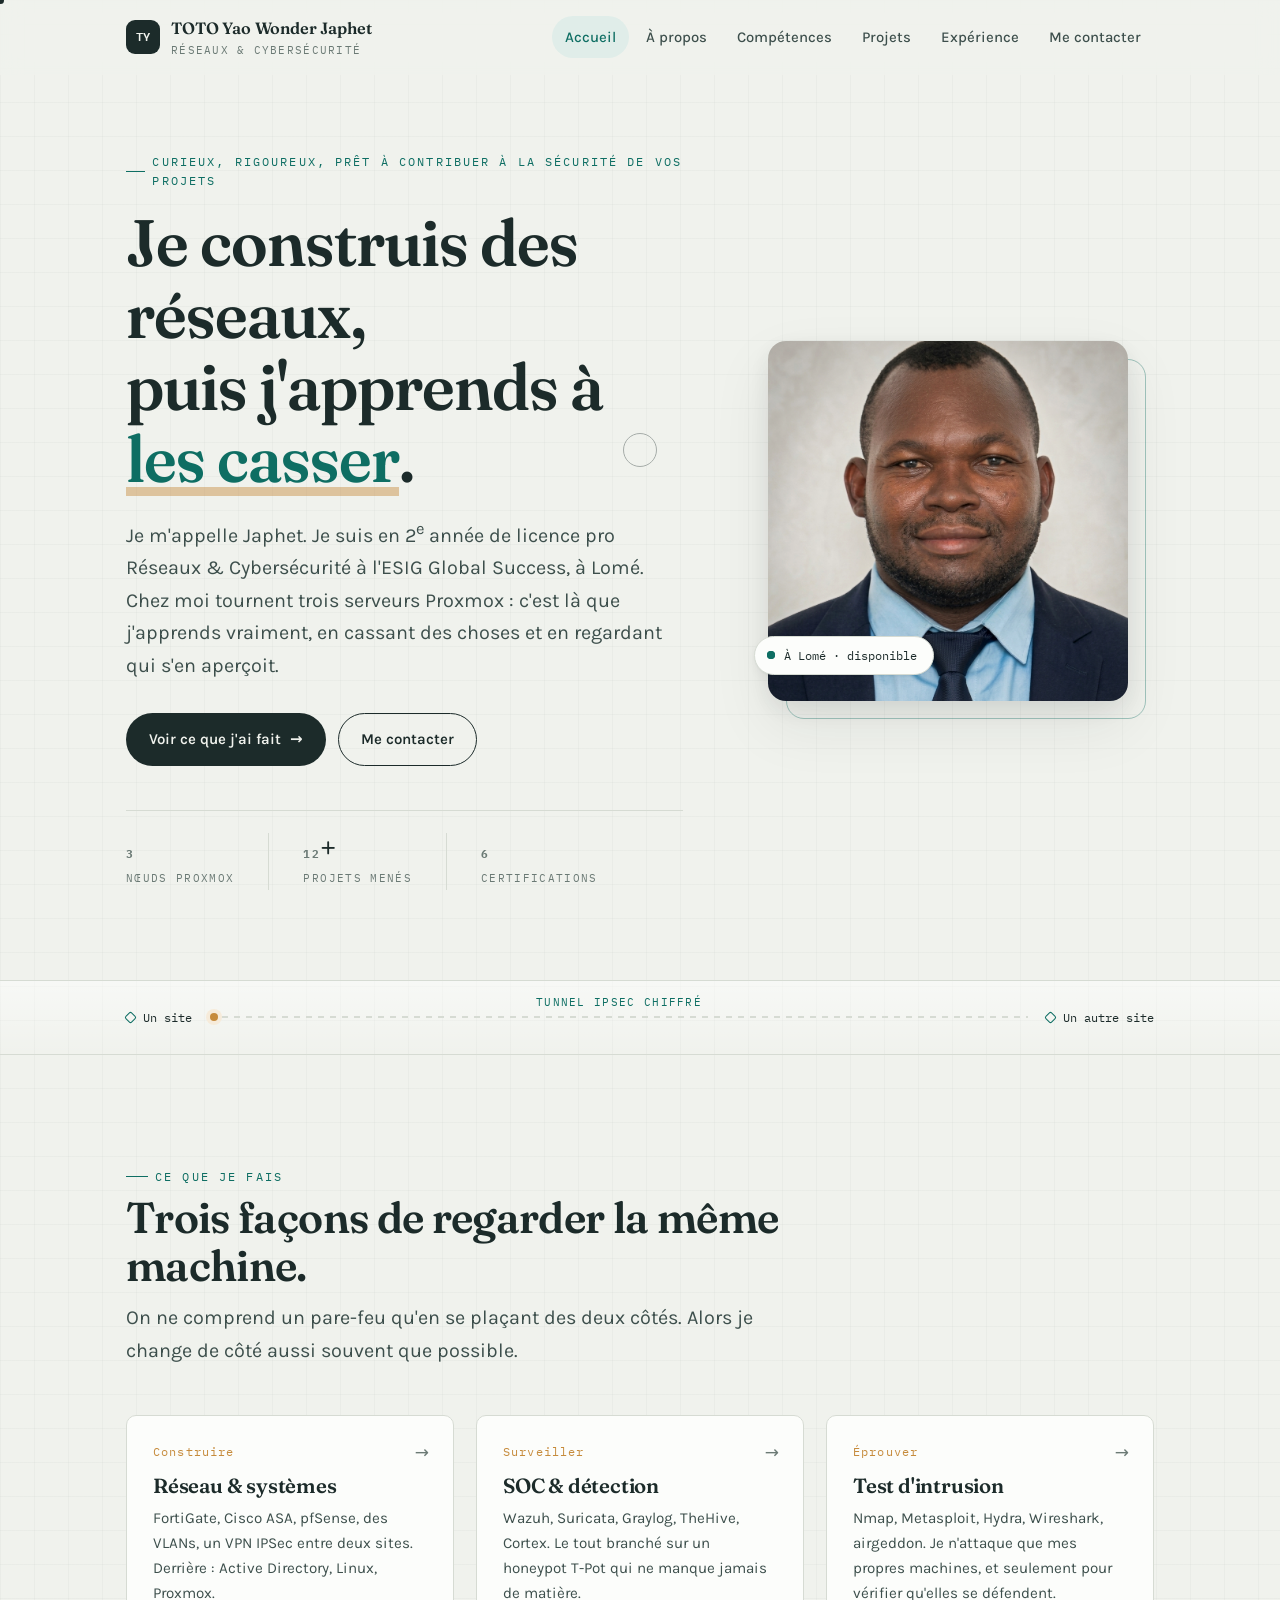
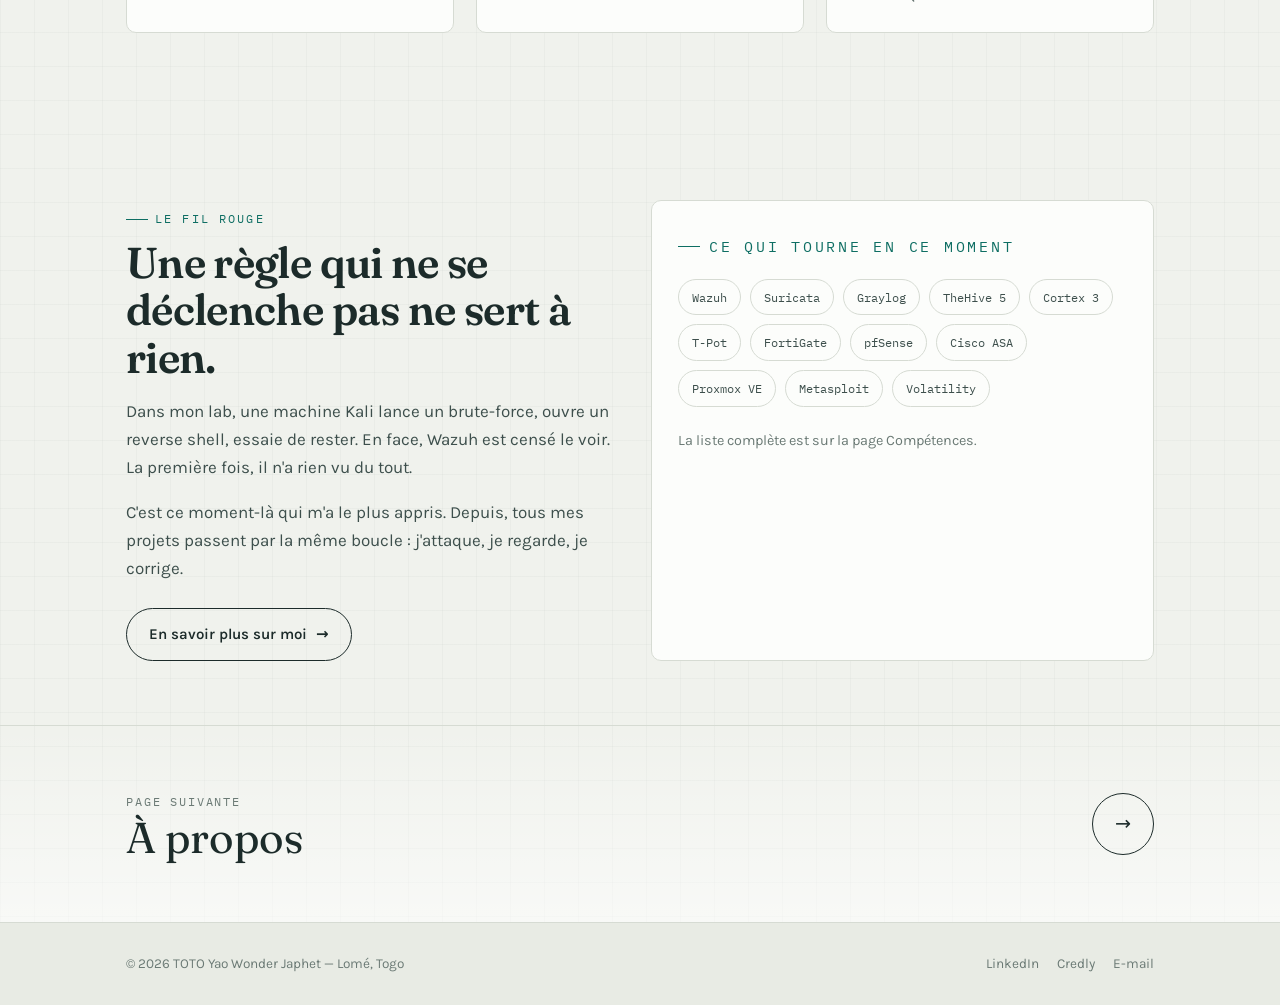
<file: index.html>
<!DOCTYPE html>
<html lang="fr">
<head>
<meta charset="utf-8">
<meta name="viewport" content="width=device-width, initial-scale=1">
<title>TOTO Yao Wonder Japhet — Réseaux &amp; Cybersécurité</title>
<meta name="description" content="Curieux et rigoureux, prêt à contribuer à la sécurité de vos projets. Étudiant en licence pro Réseaux &amp; Cybersécurité à Lomé, avec un homelab Proxmox, SOC, firewalls et tests d'intrusion.">
<link rel="preconnect" href="https://fonts.googleapis.com">
<link rel="preconnect" href="https://fonts.gstatic.com" crossorigin>
<link href="https://fonts.googleapis.com/css2?family=Fraunces:opsz,wght@9..144,500;9..144,600;9..144,700&family=Karla:wght@400;500;600;700&family=IBM+Plex+Mono:wght@400;500&display=swap" rel="stylesheet">
<link rel="icon" href="data:image/svg+xml,<svg xmlns='http://www.w3.org/2000/svg' viewBox='0 0 32 32'><rect width='32' height='32' rx='8' fill='%231C2B2A'/><text x='16' y='21' font-family='monospace' font-size='13' font-weight='700' fill='%23F0F2ED' text-anchor='middle'>TY</text></svg>">
<meta property="og:type" content="website">
<meta property="og:title" content="TOTO Yao Wonder Japhet — Réseaux &amp; Cybersécurité">
<meta property="og:description" content="Curieux et rigoureux, prêt à contribuer à la sécurité de vos projets. Étudiant en licence pro Réseaux &amp; Cybersécurité à Lomé, avec un homelab Proxmox, SOC, firewalls et tests d'intrusion.">
<meta property="og:locale" content="fr_FR">
<link rel="stylesheet" href="assets/css/style.css">
</head>
<body>
<div class="progress" aria-hidden="true"></div>

<div class="cursor" aria-hidden="true"><span class="cursor__dot"></span><span class="cursor__ring"></span></div>

<a class="float-avatar" data-cursor="Accueil" href="index.html" aria-label="Revenir à l'accueil">
  <img src="assets/img/photo.png" alt="TOTO Yao Wonder Japhet" width="140" height="140">
  <span class="float-avatar__tip" aria-hidden="true">Japhet</span>
</a>
<a class="skip" href="#main">Aller au contenu</a>

<header class="site-header">
  <div class="wrap">
    <nav class="nav" aria-label="Navigation principale">
      <a class="brand" href="index.html">
        <span class="brand__mark" aria-hidden="true">TY</span>
        <span>TOTO Yao Wonder Japhet<span class="brand__sub">Réseaux &amp; Cybersécurité</span></span>
      </a>
      <button class="nav__toggle" aria-expanded="false" aria-controls="menu" aria-label="Ouvrir le menu"><span></span></button>
      <ul class="nav__links" id="menu">
        <li><a href="index.html">Accueil</a></li>
        <li><a href="apropos.html">À propos</a></li>
        <li><a href="competences.html">Compétences</a></li>
        <li><a href="projets.html">Projets</a></li>
        <li><a href="experience.html">Expérience</a></li>
        <li><a href="contact.html">Me contacter</a></li>
      </ul>
    </nav>
  </div>
</header>

<main id="main">

  <section class="hero">
    <div class="wrap hero__grid">
      <div>
        <p class="eyebrow rise">Curieux, rigoureux, prêt à contribuer à la sécurité de vos projets</p>
        <h1 class="rise" style="animation-delay:.12s">Je construis des réseaux,<br>puis j'apprends à <em>les casser</em>.</h1>
        <p class="lead rise" style="animation-delay:.24s">
          Je m'appelle Japhet. Je suis en 2<sup>e</sup> année de licence pro Réseaux &amp; Cybersécurité à l'ESIG Global Success, à Lomé.
          Chez moi tournent trois serveurs Proxmox : c'est là que j'apprends vraiment, en cassant des choses et en regardant qui s'en aperçoit.
        </p>
        <div class="hero__actions rise" style="animation-delay:.34s">
          <a class="btn" href="projets.html">Voir ce que j'ai fait <span class="btn__arrow" aria-hidden="true">→</span></a>
          <a class="btn btn--ghost" href="contact.html">Me contacter</a>
        </div>
        <div class="hero__stats rise" style="animation-delay:.44s">
          <div><b><span data-count="3">3</span></b><span>nœuds Proxmox</span></div>
          <div><b><span data-count="12">12</span>+</b><span>projets menés</span></div>
          <div><b><span data-count="6">6</span></b><span>certifications</span></div>
        </div>
      </div>

      <div class="portrait rise" style="animation-delay:.2s" data-cursor="Japhet">
        <div class="portrait__frame" aria-hidden="true"></div>
        <div class="portrait__img">
          <img src="assets/img/photo.png" alt="Portrait de TOTO Yao Wonder Japhet" width="900" height="900">
        </div>
        <div class="portrait__badge"><span class="dot" aria-hidden="true"></span> À Lomé · disponible</div>
      </div>
    </div>
  </section>

  <div class="link-strip">
    <div class="wrap link-strip__inner">
      <span class="node"><i aria-hidden="true"></i> Un site</span>
      <span class="tunnel" aria-hidden="true"><span class="tunnel__label">tunnel IPSec chiffré</span></span>
      <span class="node"><i aria-hidden="true"></i> Un autre site</span>
    </div>
  </div>

  <section class="section">
    <div class="wrap">
      <div class="section-head reveal">
        <p class="eyebrow">Ce que je fais</p>
        <h2>Trois façons de regarder la même machine.</h2>
        <p class="lead">On ne comprend un pare-feu qu'en se plaçant des deux côtés. Alors je change de côté aussi souvent que possible.</p>
      </div>

      <div class="grid grid--3">
        <a class="card card--link reveal" href="competences.html" data-cursor="Ouvrir">
          <span class="card__num">Construire</span>
          <h3>Réseau &amp; systèmes</h3>
          <p>FortiGate, Cisco ASA, pfSense, des VLANs, un VPN IPSec entre deux sites. Derrière : Active Directory, Linux, Proxmox.</p>
        </a>
        <a class="card card--link reveal" style="--d:90ms" href="projets.html#soc" data-cursor="Ouvrir">
          <span class="card__num">Surveiller</span>
          <h3>SOC &amp; détection</h3>
          <p>Wazuh, Suricata, Graylog, TheHive, Cortex. Le tout branché sur un honeypot T-Pot qui ne manque jamais de matière.</p>
        </a>
        <a class="card card--link reveal" style="--d:180ms" href="projets.html#offensif" data-cursor="Ouvrir">
          <span class="card__num">Éprouver</span>
          <h3>Test d'intrusion</h3>
          <p>Nmap, Metasploit, Hydra, Wireshark, airgeddon. Je n'attaque que mes propres machines, et seulement pour vérifier qu'elles se défendent.</p>
        </a>
      </div>
    </div>
  </section>

  <section class="section section--tight">
    <div class="wrap">
      <div class="grid grid--2">
        <div class="reveal">
          <p class="eyebrow">Le fil rouge</p>
          <h2 style="margin:.6rem 0 1rem">Une règle qui ne se déclenche pas ne sert à rien.</h2>
          <p>Dans mon lab, une machine Kali lance un brute-force, ouvre un reverse shell, essaie de rester. En face, Wazuh est censé le voir. La première fois, il n'a rien vu du tout.</p>
          <p>C'est ce moment-là qui m'a le plus appris. Depuis, tous mes projets passent par la même boucle : j'attaque, je regarde, je corrige.</p>
          <p style="margin-top:26px"><a class="btn btn--ghost" href="apropos.html">En savoir plus sur moi <span class="btn__arrow" aria-hidden="true">→</span></a></p>
        </div>
        <div class="card reveal" style="--d:120ms">
          <p class="eyebrow">Ce qui tourne en ce moment</p>
          <ul class="chips" style="margin-top:20px">
            <li class="chip">Wazuh</li><li class="chip">Suricata</li><li class="chip">Graylog</li>
            <li class="chip">TheHive 5</li><li class="chip">Cortex 3</li><li class="chip">T-Pot</li>
            <li class="chip">FortiGate</li><li class="chip">pfSense</li><li class="chip">Cisco ASA</li>
            <li class="chip">Proxmox VE</li><li class="chip">Metasploit</li><li class="chip">Volatility</li>
          </ul>
          <p style="margin-top:22px; font-size:.9rem; color:var(--muted)">La liste complète est sur la page Compétences.</p>
        </div>
      </div>
    </div>
  </section>

</main>

<section class="next">
  <div class="wrap">
    <a href="apropos.html" data-cursor="Suivant">
      <div>
        <span class="next__label">Page suivante</span>
        <div><span class="next__title">À propos</span></div>
      </div>
      <span class="next__circle" aria-hidden="true">→</span>
    </a>
  </div>
</section>

<footer class="site-footer">
  <div class="wrap site-footer__inner">
    <p>© <span id="year">2026</span> TOTO Yao Wonder Japhet — Lomé, Togo</p>
    <div class="site-footer__links">
      <a href="https://www.linkedin.com/in/yao-wonder-japjet-toto-9a17a6335" target="_blank" rel="noopener">LinkedIn</a>
      <a href="https://www.credly.com/users/yao-wonder-japhet-toto" target="_blank" rel="noopener">Credly</a>
      <a href="mailto:totowonder010@gmail.com">E-mail</a>
    </div>
  </div>
</footer>

<script src="assets/js/main.js" defer></script>
</body>
</html>
</file>
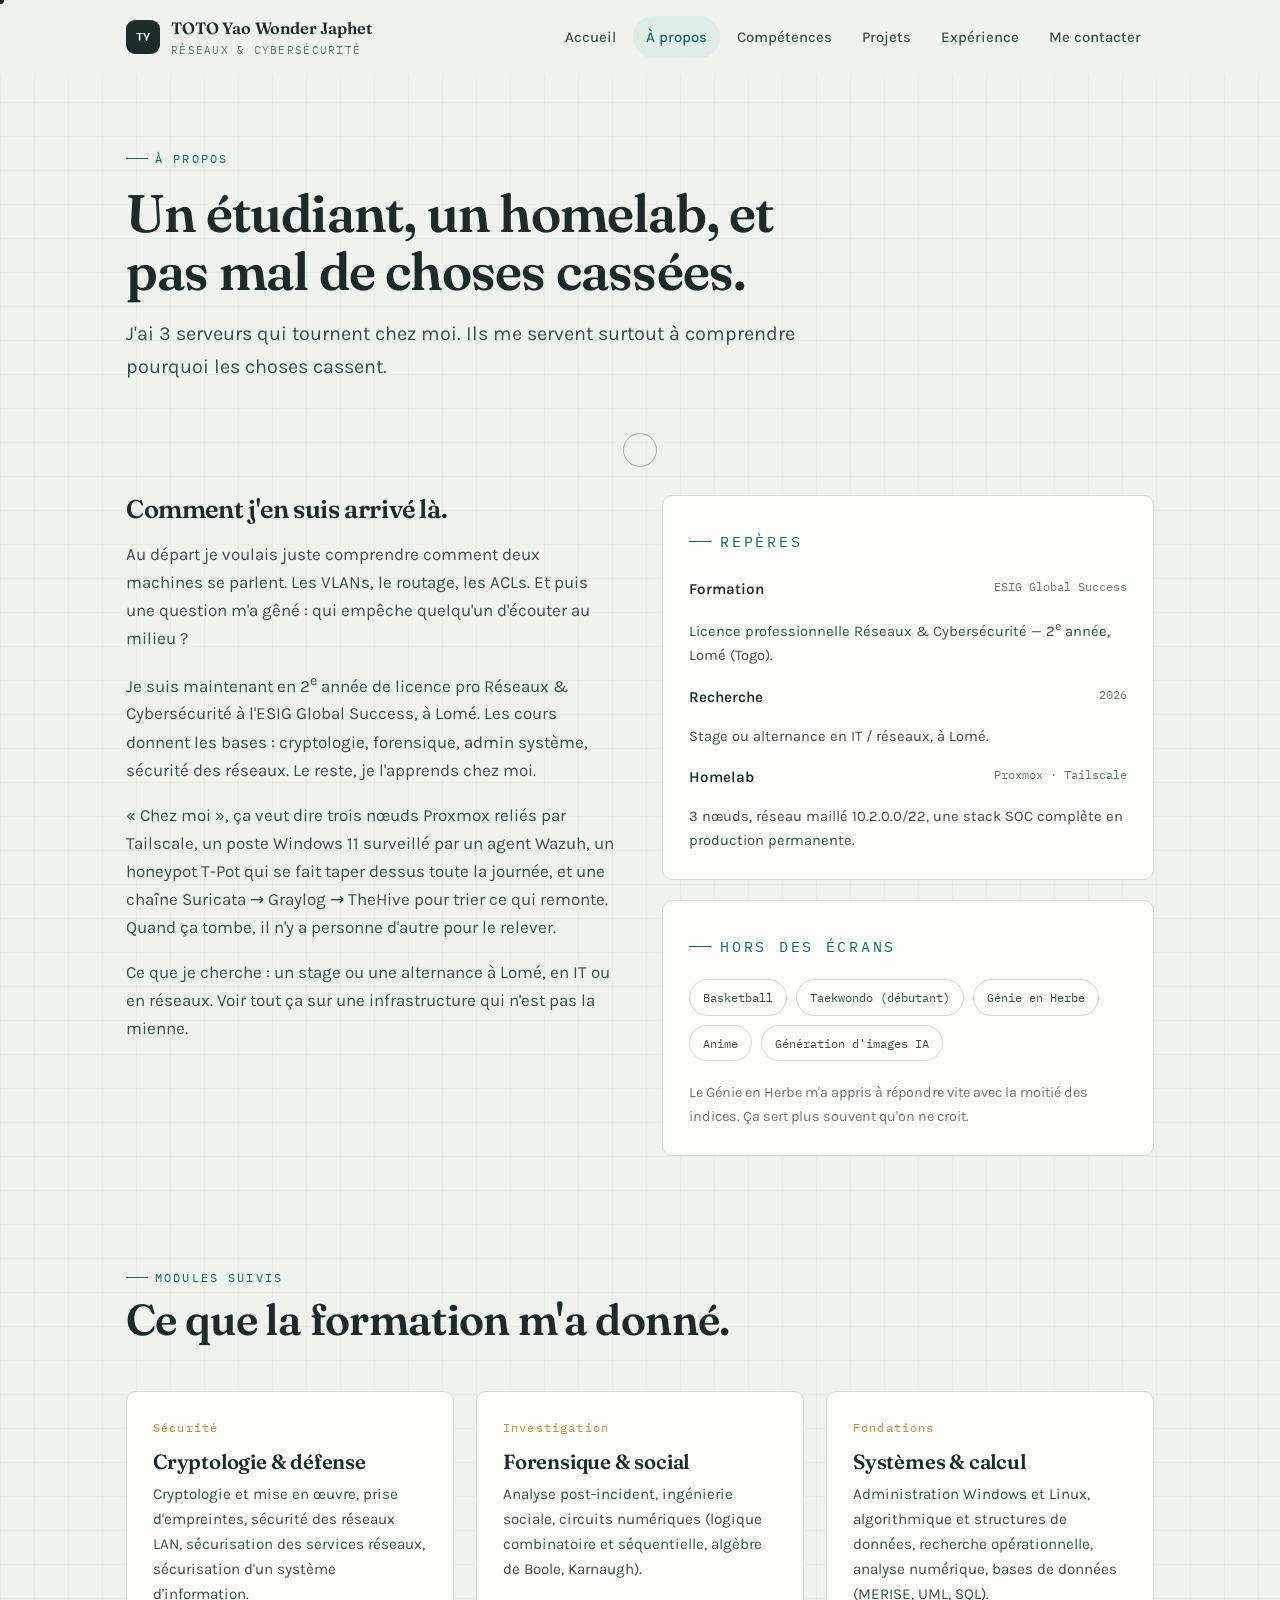
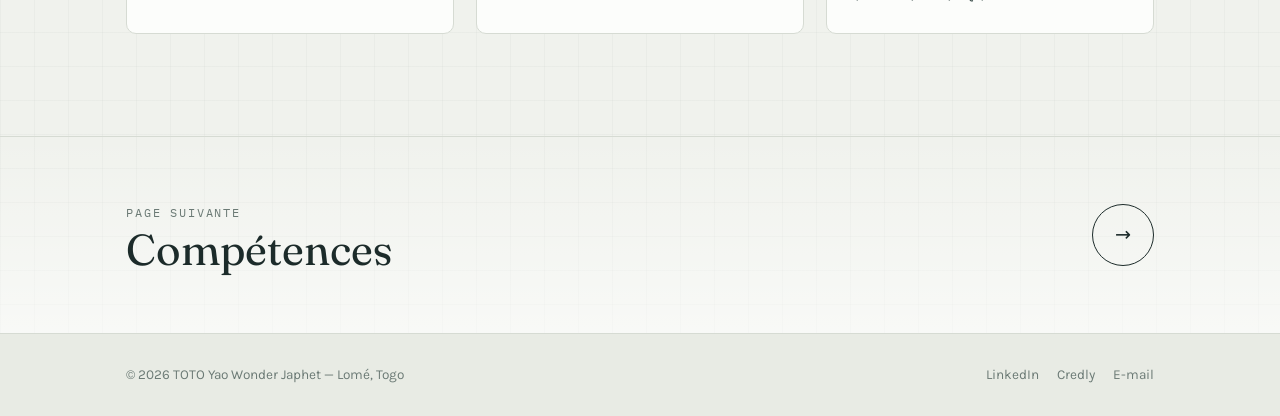
<file: apropos.html>
<!DOCTYPE html>
<html lang="fr">
<head>
<meta charset="utf-8">
<meta name="viewport" content="width=device-width, initial-scale=1">
<title>À propos — TOTO Yao Wonder Japhet</title>
<meta name="description" content="Parcours, formation à l'ESIG Global Success et homelab Proxmox de TOTO Yao Wonder Japhet.">
<link rel="preconnect" href="https://fonts.googleapis.com">
<link rel="preconnect" href="https://fonts.gstatic.com" crossorigin>
<link href="https://fonts.googleapis.com/css2?family=Fraunces:opsz,wght@9..144,500;9..144,600;9..144,700&family=Karla:wght@400;500;600;700&family=IBM+Plex+Mono:wght@400;500&display=swap" rel="stylesheet">
<link rel="icon" href="data:image/svg+xml,<svg xmlns='http://www.w3.org/2000/svg' viewBox='0 0 32 32'><rect width='32' height='32' rx='8' fill='%231C2B2A'/><text x='16' y='21' font-family='monospace' font-size='13' font-weight='700' fill='%23F0F2ED' text-anchor='middle'>TY</text></svg>">
<meta property="og:type" content="website">
<meta property="og:title" content="À propos — TOTO Yao Wonder Japhet">
<meta property="og:description" content="Parcours, formation à l'ESIG Global Success et homelab Proxmox de TOTO Yao Wonder Japhet.">
<meta property="og:locale" content="fr_FR">
<link rel="stylesheet" href="assets/css/style.css">
</head>
<body>
<div class="progress" aria-hidden="true"></div>

<div class="cursor" aria-hidden="true"><span class="cursor__dot"></span><span class="cursor__ring"></span></div>

<a class="float-avatar" data-cursor="Accueil" href="index.html" aria-label="Revenir à l'accueil">
  <img src="assets/img/photo.png" alt="TOTO Yao Wonder Japhet" width="140" height="140">
  <span class="float-avatar__tip" aria-hidden="true">Japhet</span>
</a>
<a class="skip" href="#main">Aller au contenu</a>

<header class="site-header">
  <div class="wrap">
    <nav class="nav" aria-label="Navigation principale">
      <a class="brand" href="index.html">
        <span class="brand__mark" aria-hidden="true">TY</span>
        <span>TOTO Yao Wonder Japhet<span class="brand__sub">Réseaux &amp; Cybersécurité</span></span>
      </a>
      <button class="nav__toggle" aria-expanded="false" aria-controls="menu" aria-label="Ouvrir le menu"><span></span></button>
      <ul class="nav__links" id="menu">
        <li><a href="index.html">Accueil</a></li>
        <li><a href="apropos.html">À propos</a></li>
        <li><a href="competences.html">Compétences</a></li>
        <li><a href="projets.html">Projets</a></li>
        <li><a href="experience.html">Expérience</a></li>
        <li><a href="contact.html">Me contacter</a></li>
      </ul>
    </nav>
  </div>
</header>

<main id="main">

  <section class="section section--tight">
    <div class="wrap">
      <div class="section-head reveal" style="max-width:74ch">
        <p class="eyebrow">À propos</p>
        <h1 style="margin:1rem 0 1.1rem; font-size:clamp(2.1rem,4.4vw,3.3rem)">Un étudiant, un homelab, et pas mal de choses cassées.</h1>
        <p class="lead">J'ai 3 serveurs qui tournent chez moi. Ils me servent surtout à comprendre pourquoi les choses cassent.</p>
      </div>
    </div>
  </section>

  <section class="section" style="padding-top:0">
    <div class="wrap">
      <div class="grid grid--2" style="gap:44px; align-items:start">
        <div class="reveal">
          <h2 style="font-size:1.6rem; margin-bottom:1rem">Comment j'en suis arrivé là.</h2>
          <p>Au départ je voulais juste comprendre comment deux machines se parlent. Les VLANs, le routage, les ACLs. Et puis une question m'a gêné : qui empêche quelqu'un d'écouter au milieu ?</p>
          <p>Je suis maintenant en 2<sup>e</sup> année de licence pro Réseaux &amp; Cybersécurité à l'ESIG Global Success, à Lomé. Les cours donnent les bases : cryptologie, forensique, admin système, sécurité des réseaux. Le reste, je l'apprends chez moi.</p>
          <p>« Chez moi », ça veut dire trois nœuds Proxmox reliés par Tailscale, un poste Windows 11 surveillé par un agent Wazuh, un honeypot T-Pot qui se fait taper dessus toute la journée, et une chaîne Suricata → Graylog → TheHive pour trier ce qui remonte. Quand ça tombe, il n'y a personne d'autre pour le relever.</p>
          <p>Ce que je cherche : un stage ou une alternance à Lomé, en IT ou en réseaux. Voir tout ça sur une infrastructure qui n'est pas la mienne.</p>
        </div>

        <div class="reveal" style="--d:120ms">
          <div class="card" style="margin-bottom:20px">
            <p class="eyebrow">Repères</p>
            <div class="meter" style="margin-top:22px">
              <div class="meter__row">
                <p class="meter__label"><b>Formation</b><span>ESIG Global Success</span></p>
                <p style="font-size:.92rem">Licence professionnelle Réseaux &amp; Cybersécurité — 2<sup>e</sup> année, Lomé (Togo).</p>
              </div>
              <div class="meter__row">
                <p class="meter__label"><b>Recherche</b><span>2026</span></p>
                <p style="font-size:.92rem">Stage ou alternance en IT / réseaux, à Lomé.</p>
              </div>
              <div class="meter__row" style="margin-bottom:0">
                <p class="meter__label"><b>Homelab</b><span>Proxmox · Tailscale</span></p>
                <p style="font-size:.92rem">3 nœuds, réseau maillé 10.2.0.0/22, une stack SOC complète en production permanente.</p>
              </div>
            </div>
          </div>

          <div class="card">
            <p class="eyebrow">Hors des écrans</p>
            <ul class="chips" style="margin-top:20px">
              <li class="chip">Basketball</li>
              <li class="chip">Taekwondo (débutant)</li>
              <li class="chip">Génie en Herbe</li>
              <li class="chip">Anime</li>
              <li class="chip">Génération d'images IA</li>
            </ul>
            <p style="margin-top:20px; font-size:.9rem; color:var(--muted)">Le Génie en Herbe m'a appris à répondre vite avec la moitié des indices. Ça sert plus souvent qu'on ne croit.</p>
          </div>
        </div>
      </div>
    </div>
  </section>

  <section class="section" style="padding-top:0">
    <div class="wrap">
      <div class="section-head reveal">
        <p class="eyebrow">Modules suivis</p>
        <h2>Ce que la formation m'a donné.</h2>
      </div>
      <div class="grid grid--3">
        <div class="card reveal">
          <span class="card__num">Sécurité</span>
          <h3>Cryptologie &amp; défense</h3>
          <p>Cryptologie et mise en œuvre, prise d'empreintes, sécurité des réseaux LAN, sécurisation des services réseaux, sécurisation d'un système d'information.</p>
        </div>
        <div class="card reveal" style="--d:90ms">
          <span class="card__num">Investigation</span>
          <h3>Forensique &amp; social</h3>
          <p>Analyse post-incident, ingénierie sociale, circuits numériques (logique combinatoire et séquentielle, algèbre de Boole, Karnaugh).</p>
        </div>
        <div class="card reveal" style="--d:180ms">
          <span class="card__num">Fondations</span>
          <h3>Systèmes &amp; calcul</h3>
          <p>Administration Windows et Linux, algorithmique et structures de données, recherche opérationnelle, analyse numérique, bases de données (MERISE, UML, SQL).</p>
        </div>
      </div>
    </div>
  </section>

</main>

<section class="next">
  <div class="wrap">
    <a href="competences.html" data-cursor="Suivant">
      <div>
        <span class="next__label">Page suivante</span>
        <div><span class="next__title">Compétences</span></div>
      </div>
      <span class="next__circle" aria-hidden="true">→</span>
    </a>
  </div>
</section>

<footer class="site-footer">
  <div class="wrap site-footer__inner">
    <p>© <span id="year">2026</span> TOTO Yao Wonder Japhet — Lomé, Togo</p>
    <div class="site-footer__links">
      <a href="https://www.linkedin.com/in/yao-wonder-japjet-toto-9a17a6335" target="_blank" rel="noopener">LinkedIn</a>
      <a href="https://www.credly.com/users/yao-wonder-japhet-toto" target="_blank" rel="noopener">Credly</a>
      <a href="mailto:totowonder010@gmail.com">E-mail</a>
    </div>
  </div>
</footer>

<script src="assets/js/main.js" defer></script>
</body>
</html>
</file>
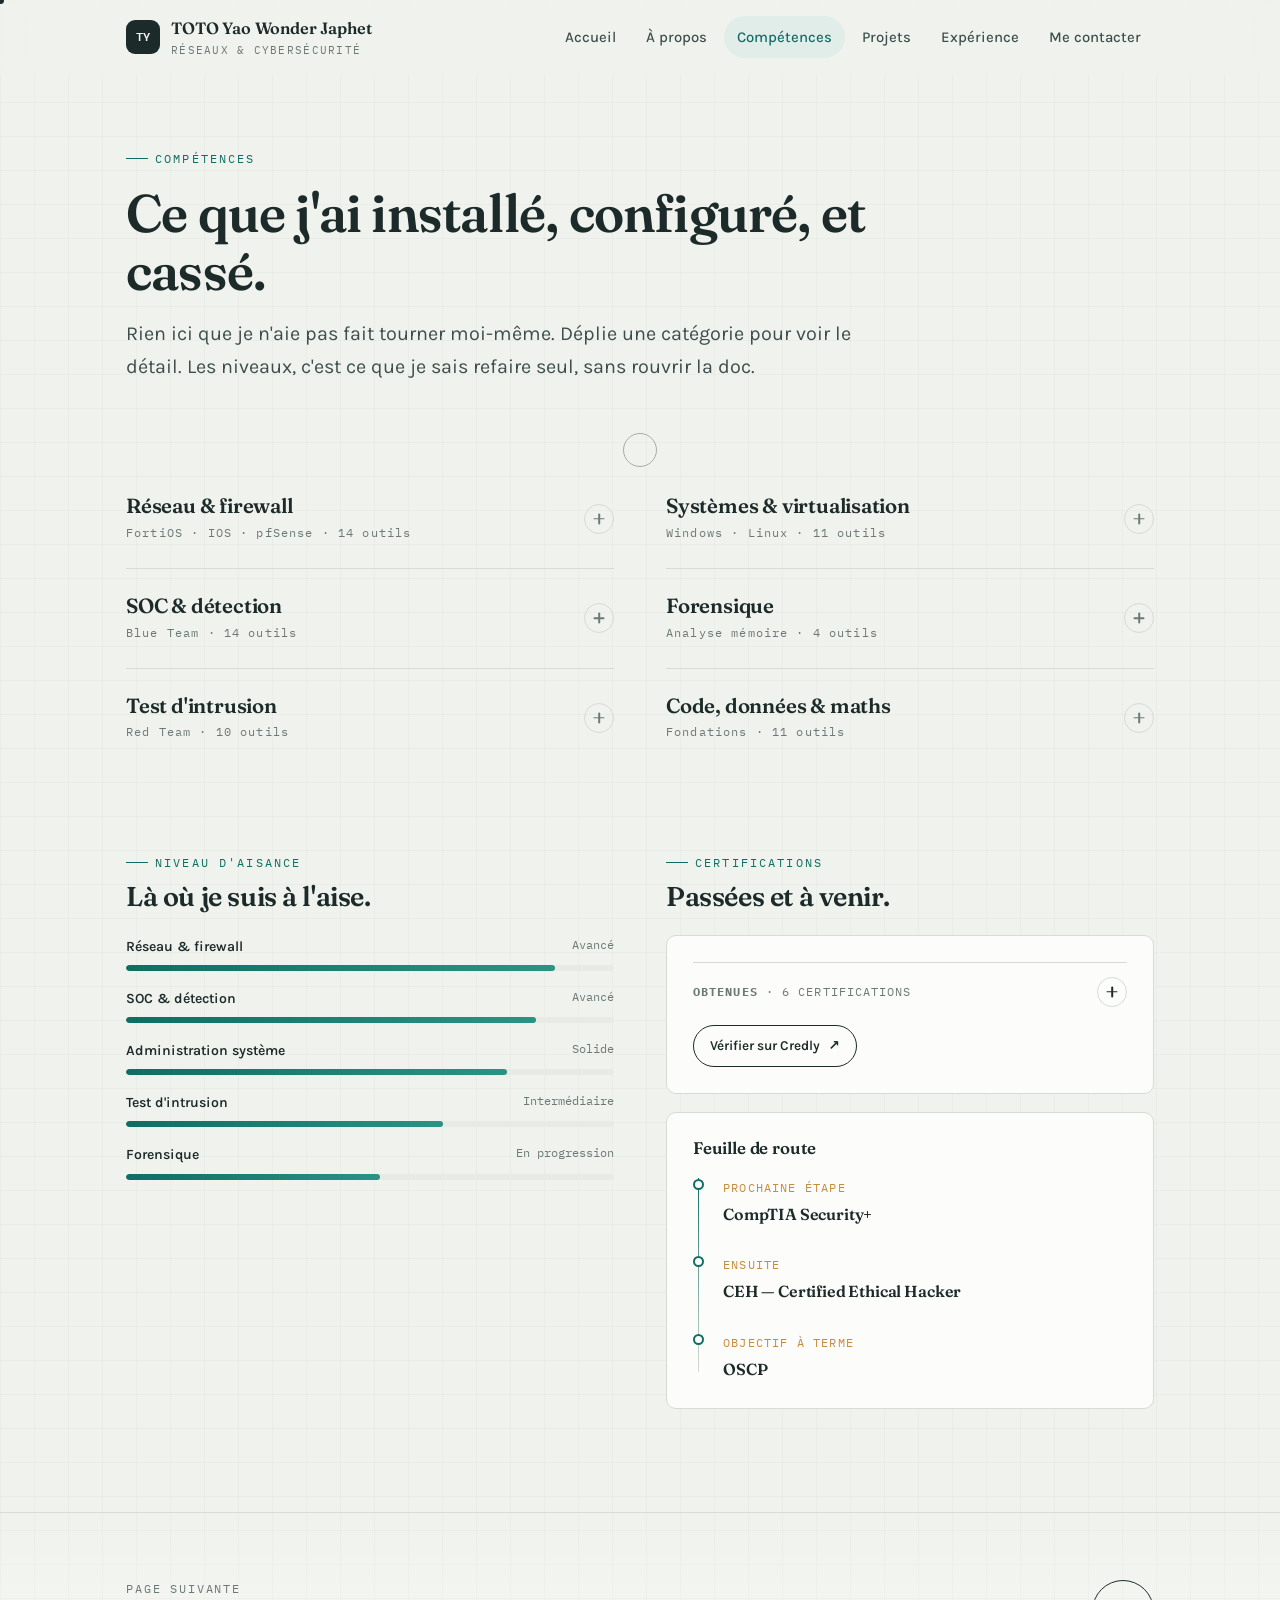
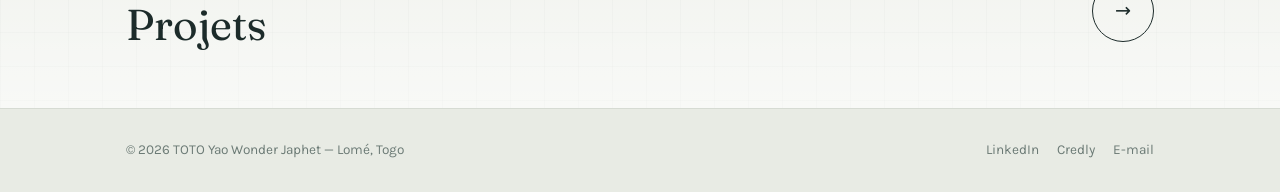
<file: competences.html>
<!DOCTYPE html>
<html lang="fr">
<head>
<meta charset="utf-8">
<meta name="viewport" content="width=device-width, initial-scale=1">
<title>Compétences — TOTO Yao Wonder Japhet</title>
<meta name="description" content="Réseau, firewall, SOC, pentest, forensique : la boîte à outils technique de TOTO Yao Wonder Japhet.">
<link rel="preconnect" href="https://fonts.googleapis.com">
<link rel="preconnect" href="https://fonts.gstatic.com" crossorigin>
<link href="https://fonts.googleapis.com/css2?family=Fraunces:opsz,wght@9..144,500;9..144,600;9..144,700&family=Karla:wght@400;500;600;700&family=IBM+Plex+Mono:wght@400;500&display=swap" rel="stylesheet">
<link rel="icon" href="data:image/svg+xml,<svg xmlns='http://www.w3.org/2000/svg' viewBox='0 0 32 32'><rect width='32' height='32' rx='8' fill='%231C2B2A'/><text x='16' y='21' font-family='monospace' font-size='13' font-weight='700' fill='%23F0F2ED' text-anchor='middle'>TY</text></svg>">
<meta property="og:type" content="website">
<meta property="og:title" content="Compétences — TOTO Yao Wonder Japhet">
<meta property="og:description" content="Réseau, firewall, SOC, pentest, forensique : la boîte à outils technique de TOTO Yao Wonder Japhet.">
<meta property="og:locale" content="fr_FR">
<link rel="stylesheet" href="assets/css/style.css">
</head>
<body>
<div class="progress" aria-hidden="true"></div>

<div class="cursor" aria-hidden="true"><span class="cursor__dot"></span><span class="cursor__ring"></span></div>

<a class="float-avatar" data-cursor="Accueil" href="index.html" aria-label="Revenir à l'accueil">
  <img src="assets/img/photo.png" alt="TOTO Yao Wonder Japhet" width="140" height="140">
  <span class="float-avatar__tip" aria-hidden="true">Japhet</span>
</a>
<a class="skip" href="#main">Aller au contenu</a>

<header class="site-header">
  <div class="wrap">
    <nav class="nav" aria-label="Navigation principale">
      <a class="brand" href="index.html">
        <span class="brand__mark" aria-hidden="true">TY</span>
        <span>TOTO Yao Wonder Japhet<span class="brand__sub">Réseaux &amp; Cybersécurité</span></span>
      </a>
      <button class="nav__toggle" aria-expanded="false" aria-controls="menu" aria-label="Ouvrir le menu"><span></span></button>
      <ul class="nav__links" id="menu">
        <li><a href="index.html">Accueil</a></li>
        <li><a href="apropos.html">À propos</a></li>
        <li><a href="competences.html">Compétences</a></li>
        <li><a href="projets.html">Projets</a></li>
        <li><a href="experience.html">Expérience</a></li>
        <li><a href="contact.html">Me contacter</a></li>
      </ul>
    </nav>
  </div>
</header>

<main id="main">

  <section class="section section--tight">
    <div class="wrap">
      <div class="section-head reveal" style="max-width:74ch">
        <p class="eyebrow">Compétences</p>
        <h1 style="margin:1rem 0 1.1rem; font-size:clamp(2.1rem,4.4vw,3.3rem)">Ce que j'ai installé, configuré, et cassé.</h1>
        <p class="lead">Rien ici que je n'aie pas fait tourner moi-même. Déplie une catégorie pour voir le détail. Les niveaux, c'est ce que je sais refaire seul, sans rouvrir la doc.</p>
      </div>
    </div>
  </section>

  <section class="section" style="padding-top:0">
    <div class="wrap">
      <div class="grid grid--2" style="gap:52px; align-items:start">
        <div>

        <div class="skill-group reveal">
          <button class="acc__btn skill-group__head" aria-expanded="false" aria-controls="grp-1" data-cursor="Déplier">
            <span class="acc__title"><h3>Réseau &amp; firewall</h3><span class="acc__meta">FortiOS · IOS · pfSense · 14 outils</span></span>
            <span class="acc__plus" aria-hidden="true"></span>
          </button>
          <div class="acc__panel" id="grp-1">
            <ul class="chips"><li class="chip">FortiGate — VLANs, policies, NAT</li><li class="chip">Web filtering</li><li class="chip">Cisco IOS</li><li class="chip">Cisco ASA</li><li class="chip">VPN IPSec site-à-site</li><li class="chip">ISAKMP / crypto map</li><li class="chip">pfSense + Squid</li><li class="chip">SSL Bumping</li><li class="chip">GNS3</li><li class="chip">PNetLab</li><li class="chip">Packet Tracer</li><li class="chip">VLANs &amp; ACLs</li><li class="chip">RIPv2</li><li class="chip">DHCP / DNS centralisés</li></ul>
          </div>
        </div>
        <div class="skill-group reveal">
          <button class="acc__btn skill-group__head" aria-expanded="false" aria-controls="grp-2" data-cursor="Déplier">
            <span class="acc__title"><h3>SOC &amp; détection</h3><span class="acc__meta">Blue Team · 14 outils</span></span>
            <span class="acc__plus" aria-hidden="true"></span>
          </button>
          <div class="acc__panel" id="grp-2">
            <ul class="chips"><li class="chip">Wazuh (SIEM/XDR)</li><li class="chip">Agents &amp; FIM</li><li class="chip">Suricata (AF-PACKET)</li><li class="chip">Règles Emerging Threats</li><li class="chip">Graylog</li><li class="chip">Elasticsearch</li><li class="chip">Filebeat</li><li class="chip">TheHive 5</li><li class="chip">Cortex 3</li><li class="chip">Enrichissement VirusTotal</li><li class="chip">T-Pot (~35 conteneurs)</li><li class="chip">Zabbix</li><li class="chip">Nagios</li><li class="chip">Prometheus / Grafana</li></ul>
          </div>
        </div>
        <div class="skill-group reveal">
          <button class="acc__btn skill-group__head" aria-expanded="false" aria-controls="grp-3" data-cursor="Déplier">
            <span class="acc__title"><h3>Test d'intrusion</h3><span class="acc__meta">Red Team · 10 outils</span></span>
            <span class="acc__plus" aria-hidden="true"></span>
          </button>
          <div class="acc__panel" id="grp-3">
            <ul class="chips"><li class="chip">Nmap</li><li class="chip">Metasploit Framework</li><li class="chip">Meterpreter</li><li class="chip">Hydra</li><li class="chip">Wireshark</li><li class="chip">airgeddon</li><li class="chip">hostapd-wpe / mana</li><li class="chip">beef-xss</li><li class="chip">Kali Linux</li><li class="chip">Parrot OS</li></ul>
          </div>
        </div>
        </div>
        <div>

        <div class="skill-group reveal">
          <button class="acc__btn skill-group__head" aria-expanded="false" aria-controls="grp-4" data-cursor="Déplier">
            <span class="acc__title"><h3>Systèmes &amp; virtualisation</h3><span class="acc__meta">Windows · Linux · 11 outils</span></span>
            <span class="acc__plus" aria-hidden="true"></span>
          </button>
          <div class="acc__panel" id="grp-4">
            <ul class="chips"><li class="chip">Windows Server — AD DS</li><li class="chip">DNS / DHCP</li><li class="chip">GPO</li><li class="chip">WDS</li><li class="chip">WSUS</li><li class="chip">Ubuntu / Debian / Mint</li><li class="chip">OpenLDAP + Samba</li><li class="chip">Proxmox VE</li><li class="chip">VirtualBox</li><li class="chip">VMware Workstation</li><li class="chip">Tailscale</li></ul>
          </div>
        </div>
        <div class="skill-group reveal">
          <button class="acc__btn skill-group__head" aria-expanded="false" aria-controls="grp-5" data-cursor="Déplier">
            <span class="acc__title"><h3>Forensique</h3><span class="acc__meta">Analyse mémoire · 4 outils</span></span>
            <span class="acc__plus" aria-hidden="true"></span>
          </button>
          <div class="acc__panel" id="grp-5">
            <ul class="chips"><li class="chip">Volatility 2.6.1</li><li class="chip">Volatility 3</li><li class="chip">pslist / processus suspects</li><li class="chip">Podman</li></ul>
          </div>
        </div>
        <div class="skill-group reveal">
          <button class="acc__btn skill-group__head" aria-expanded="false" aria-controls="grp-6" data-cursor="Déplier">
            <span class="acc__title"><h3>Code, données &amp; maths</h3><span class="acc__meta">Fondations · 11 outils</span></span>
            <span class="acc__plus" aria-hidden="true"></span>
          </button>
          <div class="acc__panel" id="grp-6">
            <ul class="chips"><li class="chip">Python</li><li class="chip">MySQL / SQL</li><li class="chip">MERISE (MCD/MLD/MPD)</li><li class="chip">UML</li><li class="chip">Algorithmique</li><li class="chip">Analyse numérique (Newton, bissection)</li><li class="chip">Recherche opérationnelle (Simplex)</li><li class="chip">Algèbre de Boole / Karnaugh</li><li class="chip">Chiffres de César &amp; Hill</li><li class="chip">AES / RSA</li><li class="chip">Principe de Kerckhoffs</li></ul>
          </div>
        </div>
        </div>
      </div>
    </div>
  </section>

  <section class="section" style="padding-top:0">
    <div class="wrap">
      <div class="grid grid--2" style="gap:52px; align-items:start">
        <div class="reveal">
          <p class="eyebrow">Niveau d'aisance</p>
          <h2 style="margin:.6rem 0 1.4rem; font-size:1.7rem">Là où je suis à l'aise.</h2>
          <div class="meter">
            <div class="meter__row">
              <p class="meter__label"><b>Réseau &amp; firewall</b><span>Avancé</span></p>
              <div class="meter__track"><div class="meter__fill" data-level="88"></div></div>
            </div>
            <div class="meter__row">
              <p class="meter__label"><b>SOC &amp; détection</b><span>Avancé</span></p>
              <div class="meter__track"><div class="meter__fill" data-level="84"></div></div>
            </div>
            <div class="meter__row">
              <p class="meter__label"><b>Administration système</b><span>Solide</span></p>
              <div class="meter__track"><div class="meter__fill" data-level="78"></div></div>
            </div>
            <div class="meter__row">
              <p class="meter__label"><b>Test d'intrusion</b><span>Intermédiaire</span></p>
              <div class="meter__track"><div class="meter__fill" data-level="65"></div></div>
            </div>
            <div class="meter__row">
              <p class="meter__label"><b>Forensique</b><span>En progression</span></p>
              <div class="meter__track"><div class="meter__fill" data-level="52"></div></div>
            </div>
          </div>
        </div>

        <div class="reveal" style="--d:120ms">
          <p class="eyebrow">Certifications</p>
          <h2 style="margin:.6rem 0 1.4rem; font-size:1.7rem">Passées et à venir.</h2>

          <div class="card" style="margin-bottom:18px">
            <button class="acc__btn acc__btn--inline" aria-expanded="false" aria-controls="cert-1" style="margin-top:0" data-cursor="Déplier">
              <span class="acc__label"><b>Obtenues</b> · 6 certifications</span>
              <span class="acc__plus" aria-hidden="true"></span>
            </button>
            <div class="acc__panel" id="cert-1">
            <ul class="chips" style="margin-top:14px">
              <li class="chip">Cisco — Networking Basics</li>
              <li class="chip">Cisco — Introduction to Cybersecurity</li>
              <li class="chip">Cisco — Linux Unhatched</li>
              <li class="chip">Cisco — OS Basics</li>
              <li class="chip">Cisco — Computer Hardware Basics</li>
              <li class="chip">Fortinet NSE — Threat Landscape 3.0</li>
            </ul>
            </div>
            <p style="margin-top:18px"><a class="btn btn--ghost" style="padding:9px 16px; font-size:.85rem" href="https://www.credly.com/users/yao-wonder-japhet-toto" target="_blank" rel="noopener">Vérifier sur Credly <span class="btn__arrow" aria-hidden="true">↗</span></a></p>
          </div>

          <div class="card">
            <h3 style="font-size:1.05rem; margin-bottom:14px">Feuille de route</h3>
            <ol class="timeline" style="list-style:none; margin:0; padding-left:30px">
              <li class="tl-item" style="padding-bottom:22px">
                <time>Prochaine étape</time>
                <h3 style="font-size:1rem">CompTIA Security+</h3>
              </li>
              <li class="tl-item" style="padding-bottom:22px">
                <time>Ensuite</time>
                <h3 style="font-size:1rem">CEH — Certified Ethical Hacker</h3>
              </li>
              <li class="tl-item" style="padding-bottom:0">
                <time>Objectif à terme</time>
                <h3 style="font-size:1rem">OSCP</h3>
              </li>
            </ol>
          </div>
        </div>
      </div>
    </div>
  </section>

</main>

<section class="next">
  <div class="wrap">
    <a href="projets.html" data-cursor="Suivant">
      <div>
        <span class="next__label">Page suivante</span>
        <div><span class="next__title">Projets</span></div>
      </div>
      <span class="next__circle" aria-hidden="true">→</span>
    </a>
  </div>
</section>

<footer class="site-footer">
  <div class="wrap site-footer__inner">
    <p>© <span id="year">2026</span> TOTO Yao Wonder Japhet — Lomé, Togo</p>
    <div class="site-footer__links">
      <a href="https://www.linkedin.com/in/yao-wonder-japjet-toto-9a17a6335" target="_blank" rel="noopener">LinkedIn</a>
      <a href="https://www.credly.com/users/yao-wonder-japhet-toto" target="_blank" rel="noopener">Credly</a>
      <a href="mailto:totowonder010@gmail.com">E-mail</a>
    </div>
  </div>
</footer>

<script src="assets/js/main.js" defer></script>
</body>
</html>
</file>
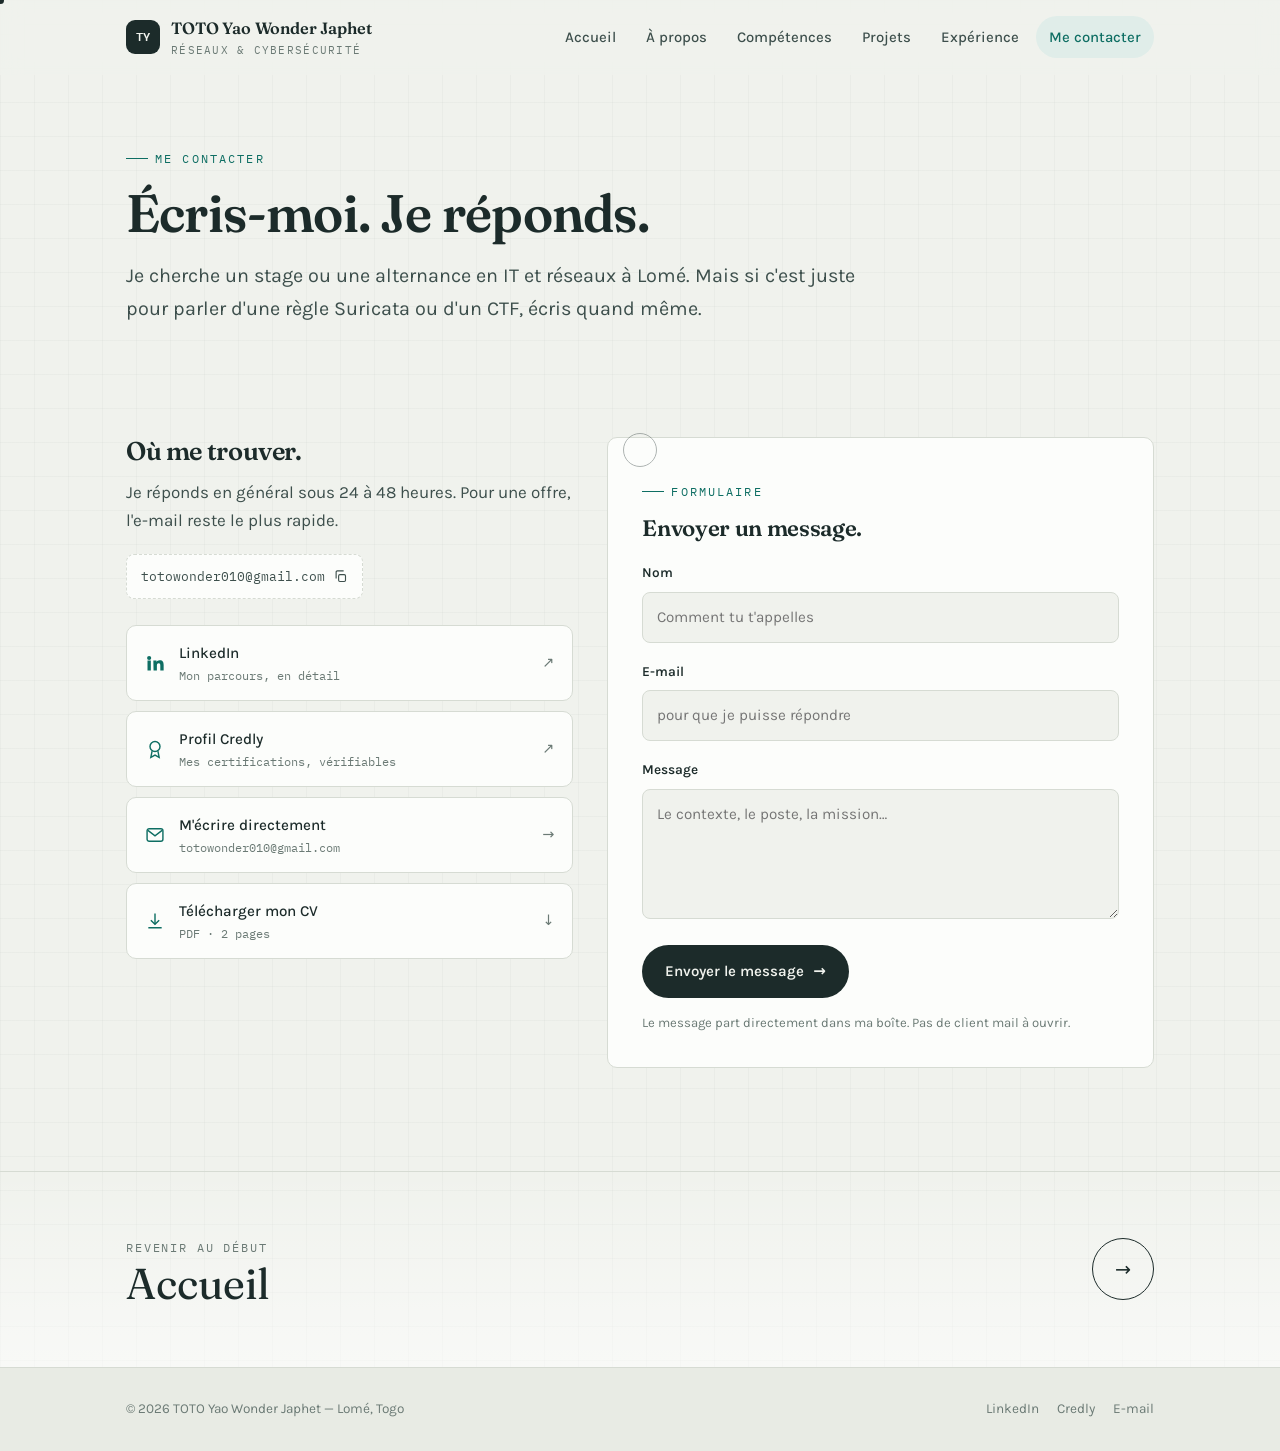
<file: contact.html>
<!DOCTYPE html>
<html lang="fr">
<head>
<meta charset="utf-8">
<meta name="viewport" content="width=device-width, initial-scale=1">
<title>Me contacter — TOTO Yao Wonder Japhet</title>
<meta name="description" content="LinkedIn, Credly, e-mail et CV de TOTO Yao Wonder Japhet, étudiant en réseaux et cybersécurité à Lomé.">
<link rel="preconnect" href="https://fonts.googleapis.com">
<link rel="preconnect" href="https://fonts.gstatic.com" crossorigin>
<link href="https://fonts.googleapis.com/css2?family=Fraunces:opsz,wght@9..144,500;9..144,600;9..144,700&family=Karla:wght@400;500;600;700&family=IBM+Plex+Mono:wght@400;500&display=swap" rel="stylesheet">
<link rel="icon" href="data:image/svg+xml,<svg xmlns='http://www.w3.org/2000/svg' viewBox='0 0 32 32'><rect width='32' height='32' rx='8' fill='%231C2B2A'/><text x='16' y='21' font-family='monospace' font-size='13' font-weight='700' fill='%23F0F2ED' text-anchor='middle'>TY</text></svg>">
<meta property="og:type" content="website">
<meta property="og:title" content="Me contacter — TOTO Yao Wonder Japhet">
<meta property="og:description" content="LinkedIn, Credly, e-mail et CV de TOTO Yao Wonder Japhet, étudiant en réseaux et cybersécurité à Lomé.">
<meta property="og:locale" content="fr_FR">
<link rel="stylesheet" href="assets/css/style.css">
</head>
<body>
<div class="progress" aria-hidden="true"></div>

<div class="cursor" aria-hidden="true"><span class="cursor__dot"></span><span class="cursor__ring"></span></div>

<a class="float-avatar" data-cursor="Accueil" href="index.html" aria-label="Revenir à l'accueil">
  <img src="assets/img/photo.png" alt="TOTO Yao Wonder Japhet" width="140" height="140">
  <span class="float-avatar__tip" aria-hidden="true">Japhet</span>
</a>
<a class="skip" href="#main">Aller au contenu</a>

<header class="site-header">
  <div class="wrap">
    <nav class="nav" aria-label="Navigation principale">
      <a class="brand" href="index.html">
        <span class="brand__mark" aria-hidden="true">TY</span>
        <span>TOTO Yao Wonder Japhet<span class="brand__sub">Réseaux &amp; Cybersécurité</span></span>
      </a>
      <button class="nav__toggle" aria-expanded="false" aria-controls="menu" aria-label="Ouvrir le menu"><span></span></button>
      <ul class="nav__links" id="menu">
        <li><a href="index.html">Accueil</a></li>
        <li><a href="apropos.html">À propos</a></li>
        <li><a href="competences.html">Compétences</a></li>
        <li><a href="projets.html">Projets</a></li>
        <li><a href="experience.html">Expérience</a></li>
        <li><a href="contact.html">Me contacter</a></li>
      </ul>
    </nav>
  </div>
</header>

<main id="main">

  <section class="section section--tight">
    <div class="wrap">
      <div class="section-head reveal" style="max-width:74ch">
        <p class="eyebrow">Me contacter</p>
        <h1 style="margin:1rem 0 1.1rem; font-size:clamp(2.1rem,4.4vw,3.3rem)">Écris-moi. Je réponds.</h1>
        <p class="lead">Je cherche un stage ou une alternance en IT et réseaux à Lomé. Mais si c'est juste pour parler d'une règle Suricata ou d'un CTF, écris quand même.</p>
      </div>
    </div>
  </section>

  <section class="section" style="padding-top:0">
    <div class="wrap contact-grid">
      <div class="reveal">
        <h2 style="font-size:1.6rem; margin-bottom:.8rem">Où me trouver.</h2>
        <p>Je réponds en général sous 24 à 48 heures. Pour une offre, l'e-mail reste le plus rapide.</p>

        <button class="copy-mail" data-mail="totowonder010@gmail.com" data-cursor="Copier" style="margin-top:20px">
          <span>totowonder010@gmail.com</span>
          <svg viewBox="0 0 24 24" width="15" height="15" fill="none" stroke="currentColor" stroke-width="1.8" aria-hidden="true"><rect x="9" y="9" width="11" height="11" rx="2"/><path d="M5 15V5a2 2 0 0 1 2-2h10"/></svg>
        </button>

        <ul class="social">

          <li><a href="https://www.linkedin.com/in/yao-wonder-japjet-toto-9a17a6335" target="_blank" rel="noopener" data-cursor="Ouvrir"><svg viewBox="0 0 24 24" fill="currentColor" aria-hidden="true"><path d="M4.98 3.5a2.5 2.5 0 1 1 0 5 2.5 2.5 0 0 1 0-5zM3 9h4v12H3zM10 9h3.8v1.7h.05c.53-.95 1.83-1.95 3.76-1.95 4.02 0 4.76 2.5 4.76 5.76V21h-4v-5.6c0-1.34-.03-3.07-1.9-3.07-1.9 0-2.2 1.46-2.2 2.97V21h-4z"/></svg><span>LinkedIn<small>Mon parcours, en détail</small></span><span class="ext" aria-hidden="true">↗</span></a></li>
          <li><a href="https://www.credly.com/users/yao-wonder-japhet-toto" target="_blank" rel="noopener" data-cursor="Ouvrir"><svg viewBox="0 0 24 24" fill="none" stroke="currentColor" stroke-width="1.7" aria-hidden="true"><circle cx="12" cy="9" r="6"/><path d="M8.5 14.5 7 22l5-2.6L17 22l-1.5-7.5"/></svg><span>Profil Credly<small>Mes certifications, vérifiables</small></span><span class="ext" aria-hidden="true">↗</span></a></li>
          <li><a href="mailto:totowonder010@gmail.com"><svg viewBox="0 0 24 24" fill="none" stroke="currentColor" stroke-width="1.7" aria-hidden="true"><rect x="2.5" y="4.5" width="19" height="15" rx="2.5"/><path d="m3.5 6.5 8.5 6.5 8.5-6.5"/></svg><span>M'écrire directement<small>totowonder010@gmail.com</small></span><span class="ext" aria-hidden="true">→</span></a></li>
          <li><a href="assets/cv.pdf" download data-cursor="Ouvrir"><svg viewBox="0 0 24 24" fill="none" stroke="currentColor" stroke-width="1.7" aria-hidden="true"><path d="M12 3v13"/><path d="m7 11 5 5 5-5"/><path d="M4 20h16"/></svg><span>Télécharger mon CV<small>PDF · 2 pages</small></span><span class="ext" aria-hidden="true">↓</span></a></li>
        </ul>
      </div>

      <div class="reveal" style="--d:120ms">
        <form class="form" id="contact-form" data-endpoint="https://formsubmit.co/ajax/totowonder010@gmail.com" novalidate>
          <p class="eyebrow">Formulaire</p>
          <h2 style="font-size:1.4rem; margin:14px 0 22px">Envoyer un message.</h2>

          <div class="field">
            <label for="nom">Nom</label>
            <input id="nom" name="nom" type="text" autocomplete="name" placeholder="Comment tu t'appelles">
            <p class="err">Indique un nom d'au moins deux caractères.</p>
          </div>

          <div class="field">
            <label for="email">E-mail</label>
            <input id="email" name="email" type="email" autocomplete="email" placeholder="pour que je puisse répondre">
            <p class="err">Cette adresse e-mail n'est pas valide.</p>
          </div>

          <div class="field">
            <label for="message">Message</label>
            <textarea id="message" name="message" placeholder="Le contexte, le poste, la mission…"></textarea>
            <p class="err">Écris au moins dix caractères.</p>
          </div>

          <input type="text" name="_honey" class="sr" tabindex="-1" autocomplete="off" aria-hidden="true">
          <button class="btn" type="submit" id="send-btn" data-cursor="Envoyer">Envoyer le message <span class="btn__arrow" aria-hidden="true">→</span></button>
          <p class="form__note" role="status">Le message part directement dans ma boîte. Pas de client mail à ouvrir.</p>
        </form>
      </div>
    </div>
  </section>

</main>

<section class="next">
  <div class="wrap">
    <a href="index.html" data-cursor="Suivant">
      <div>
        <span class="next__label">Revenir au début</span>
        <div><span class="next__title">Accueil</span></div>
      </div>
      <span class="next__circle" aria-hidden="true">→</span>
    </a>
  </div>
</section>

<footer class="site-footer">
  <div class="wrap site-footer__inner">
    <p>© <span id="year">2026</span> TOTO Yao Wonder Japhet — Lomé, Togo</p>
    <div class="site-footer__links">
      <a href="https://www.linkedin.com/in/yao-wonder-japjet-toto-9a17a6335" target="_blank" rel="noopener">LinkedIn</a>
      <a href="https://www.credly.com/users/yao-wonder-japhet-toto" target="_blank" rel="noopener">Credly</a>
      <a href="mailto:totowonder010@gmail.com">E-mail</a>
    </div>
  </div>
</footer>

<script src="assets/js/main.js" defer></script>
</body>
</html>
</file>
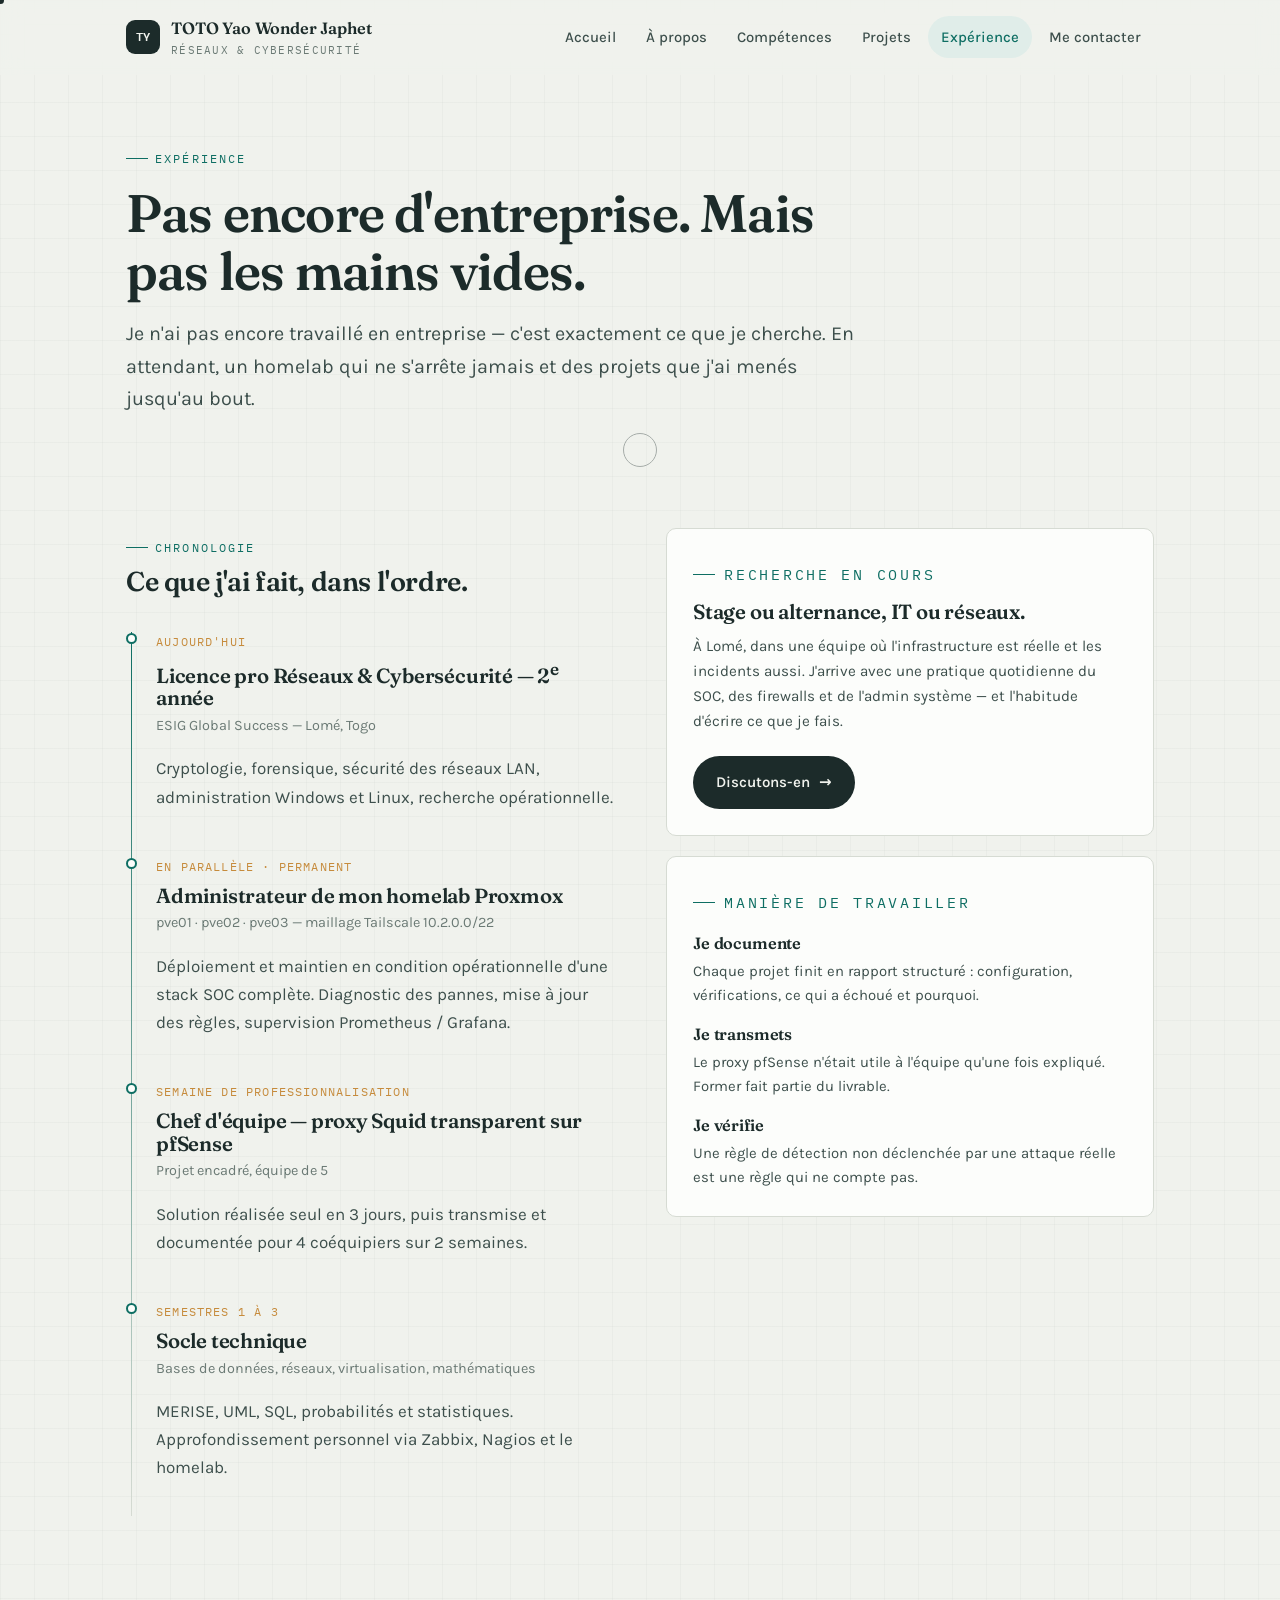
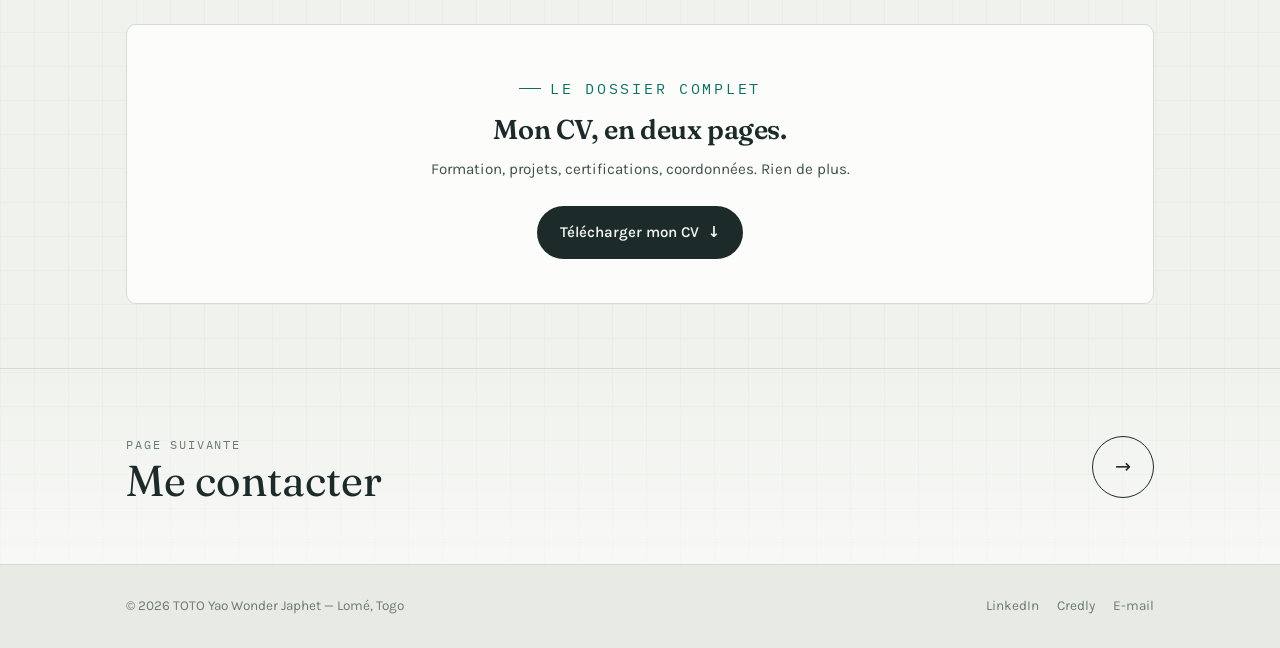
<file: experience.html>
<!DOCTYPE html>
<html lang="fr">
<head>
<meta charset="utf-8">
<meta name="viewport" content="width=device-width, initial-scale=1">
<title>Expérience — TOTO Yao Wonder Japhet</title>
<meta name="description" content="Parcours, chronologie et manière de travailler. Recherche d'un stage ou d'une alternance en IT et réseaux à Lomé.">
<link rel="preconnect" href="https://fonts.googleapis.com">
<link rel="preconnect" href="https://fonts.gstatic.com" crossorigin>
<link href="https://fonts.googleapis.com/css2?family=Fraunces:opsz,wght@9..144,500;9..144,600;9..144,700&family=Karla:wght@400;500;600;700&family=IBM+Plex+Mono:wght@400;500&display=swap" rel="stylesheet">
<link rel="icon" href="data:image/svg+xml,<svg xmlns='http://www.w3.org/2000/svg' viewBox='0 0 32 32'><rect width='32' height='32' rx='8' fill='%231C2B2A'/><text x='16' y='21' font-family='monospace' font-size='13' font-weight='700' fill='%23F0F2ED' text-anchor='middle'>TY</text></svg>">
<meta property="og:type" content="website">
<meta property="og:title" content="Expérience — TOTO Yao Wonder Japhet">
<meta property="og:description" content="Parcours, chronologie et manière de travailler. Recherche d'un stage ou d'une alternance en IT et réseaux à Lomé.">
<meta property="og:locale" content="fr_FR">
<link rel="stylesheet" href="assets/css/style.css">
</head>
<body>
<div class="progress" aria-hidden="true"></div>

<div class="cursor" aria-hidden="true"><span class="cursor__dot"></span><span class="cursor__ring"></span></div>

<a class="float-avatar" data-cursor="Accueil" href="index.html" aria-label="Revenir à l'accueil">
  <img src="assets/img/photo.png" alt="TOTO Yao Wonder Japhet" width="140" height="140">
  <span class="float-avatar__tip" aria-hidden="true">Japhet</span>
</a>
<a class="skip" href="#main">Aller au contenu</a>

<header class="site-header">
  <div class="wrap">
    <nav class="nav" aria-label="Navigation principale">
      <a class="brand" href="index.html">
        <span class="brand__mark" aria-hidden="true">TY</span>
        <span>TOTO Yao Wonder Japhet<span class="brand__sub">Réseaux &amp; Cybersécurité</span></span>
      </a>
      <button class="nav__toggle" aria-expanded="false" aria-controls="menu" aria-label="Ouvrir le menu"><span></span></button>
      <ul class="nav__links" id="menu">
        <li><a href="index.html">Accueil</a></li>
        <li><a href="apropos.html">À propos</a></li>
        <li><a href="competences.html">Compétences</a></li>
        <li><a href="projets.html">Projets</a></li>
        <li><a href="experience.html">Expérience</a></li>
        <li><a href="contact.html">Me contacter</a></li>
      </ul>
    </nav>
  </div>
</header>

<main id="main">

  <section class="section section--tight">
    <div class="wrap">
      <div class="section-head reveal" style="max-width:74ch">
        <p class="eyebrow">Expérience</p>
        <h1 style="margin:1rem 0 1.1rem; font-size:clamp(2.1rem,4.4vw,3.3rem)">Pas encore d'entreprise. Mais pas les mains vides.</h1>
        <p class="lead">Je n'ai pas encore travaillé en entreprise — c'est exactement ce que je cherche. En attendant, un homelab qui ne s'arrête jamais et des projets que j'ai menés jusqu'au bout.</p>
      </div>
    </div>
  </section>

  <section class="section" style="padding-top:0">
    <div class="wrap">
      <div class="grid grid--2" style="gap:52px; align-items:start">
        <div class="reveal">
          <p class="eyebrow">Chronologie</p>
          <h2 style="margin:.6rem 0 1.8rem; font-size:1.7rem">Ce que j'ai fait, dans l'ordre.</h2>

          <ol class="timeline" style="list-style:none; padding-left:30px; margin:0">
            <li class="tl-item">
              <time>Aujourd'hui</time>
              <h3>Licence pro Réseaux &amp; Cybersécurité — 2<sup>e</sup> année</h3>
              <p class="place">ESIG Global Success — Lomé, Togo</p>
              <p>Cryptologie, forensique, sécurité des réseaux LAN, administration Windows et Linux, recherche opérationnelle.</p>
            </li>
            <li class="tl-item">
              <time>En parallèle · permanent</time>
              <h3>Administrateur de mon homelab Proxmox</h3>
              <p class="place">pve01 · pve02 · pve03 — maillage Tailscale 10.2.0.0/22</p>
              <p>Déploiement et maintien en condition opérationnelle d'une stack SOC complète. Diagnostic des pannes, mise à jour des règles, supervision Prometheus / Grafana.</p>
            </li>
            <li class="tl-item">
              <time>Semaine de professionnalisation</time>
              <h3>Chef d'équipe — proxy Squid transparent sur pfSense</h3>
              <p class="place">Projet encadré, équipe de 5</p>
              <p>Solution réalisée seul en 3 jours, puis transmise et documentée pour 4 coéquipiers sur 2 semaines.</p>
            </li>
            <li class="tl-item">
              <time>Semestres 1 à 3</time>
              <h3>Socle technique</h3>
              <p class="place">Bases de données, réseaux, virtualisation, mathématiques</p>
              <p>MERISE, UML, SQL, probabilités et statistiques. Approfondissement personnel via Zabbix, Nagios et le homelab.</p>
            </li>
          </ol>
        </div>

        <div class="reveal" style="--d:120ms">
          <div class="card" style="margin-bottom:20px">
            <p class="eyebrow">Recherche en cours</p>
            <h3 style="margin:14px 0 10px">Stage ou alternance, IT ou réseaux.</h3>
            <p>À Lomé, dans une équipe où l'infrastructure est réelle et les incidents aussi. J'arrive avec une pratique quotidienne du SOC, des firewalls et de l'admin système — et l'habitude d'écrire ce que je fais.</p>
            <p style="margin-top:22px"><a class="btn" href="contact.html">Discutons-en <span class="btn__arrow" aria-hidden="true">→</span></a></p>
          </div>

          <div class="card">
            <p class="eyebrow">Manière de travailler</p>
            <div style="margin-top:20px">
              <h3 style="font-size:1.02rem; margin-bottom:6px">Je documente</h3>
              <p style="font-size:.93rem; margin-bottom:18px">Chaque projet finit en rapport structuré : configuration, vérifications, ce qui a échoué et pourquoi.</p>
              <h3 style="font-size:1.02rem; margin-bottom:6px">Je transmets</h3>
              <p style="font-size:.93rem; margin-bottom:18px">Le proxy pfSense n'était utile à l'équipe qu'une fois expliqué. Former fait partie du livrable.</p>
              <h3 style="font-size:1.02rem; margin-bottom:6px">Je vérifie</h3>
              <p style="font-size:.93rem">Une règle de détection non déclenchée par une attaque réelle est une règle qui ne compte pas.</p>
            </div>
          </div>
        </div>
      </div>
    </div>
  </section>

  <section class="section section--tight" style="padding-top:0">
    <div class="wrap">
      <div class="card reveal" style="text-align:center; padding-block:44px">
        <p class="eyebrow" style="justify-content:center">Le dossier complet</p>
        <h2 style="margin:14px 0 12px; font-size:1.7rem">Mon CV, en deux pages.</h2>
        <p style="margin-inline:auto; max-width:52ch">Formation, projets, certifications, coordonnées. Rien de plus.</p>
        <p style="margin-top:24px"><a class="btn" href="assets/cv.pdf" download data-cursor="PDF">Télécharger mon CV <span class="btn__arrow" aria-hidden="true">↓</span></a></p>
      </div>
    </div>
  </section>

</main>

<section class="next">
  <div class="wrap">
    <a href="contact.html" data-cursor="Suivant">
      <div>
        <span class="next__label">Page suivante</span>
        <div><span class="next__title">Me contacter</span></div>
      </div>
      <span class="next__circle" aria-hidden="true">→</span>
    </a>
  </div>
</section>

<footer class="site-footer">
  <div class="wrap site-footer__inner">
    <p>© <span id="year">2026</span> TOTO Yao Wonder Japhet — Lomé, Togo</p>
    <div class="site-footer__links">
      <a href="https://www.linkedin.com/in/yao-wonder-japjet-toto-9a17a6335" target="_blank" rel="noopener">LinkedIn</a>
      <a href="https://www.credly.com/users/yao-wonder-japhet-toto" target="_blank" rel="noopener">Credly</a>
      <a href="mailto:totowonder010@gmail.com">E-mail</a>
    </div>
  </div>
</footer>

<script src="assets/js/main.js" defer></script>
</body>
</html>
</file>
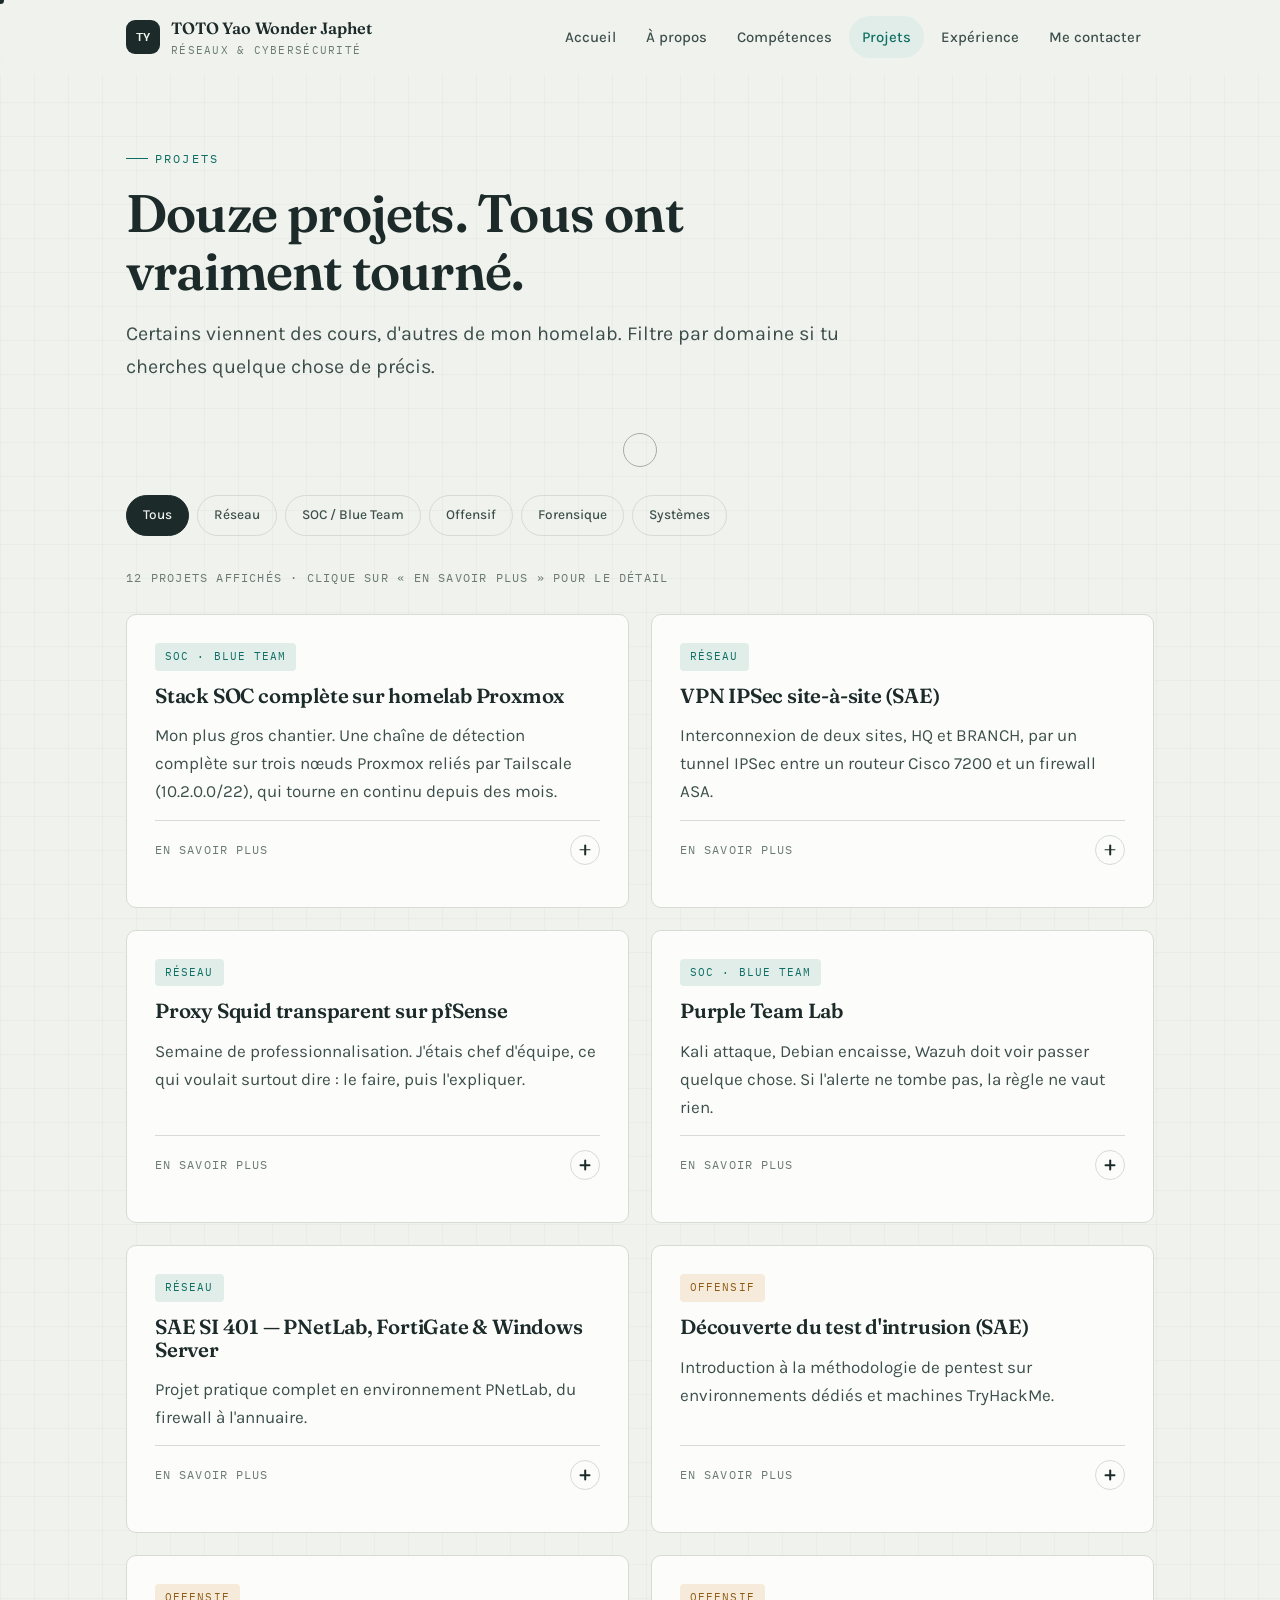
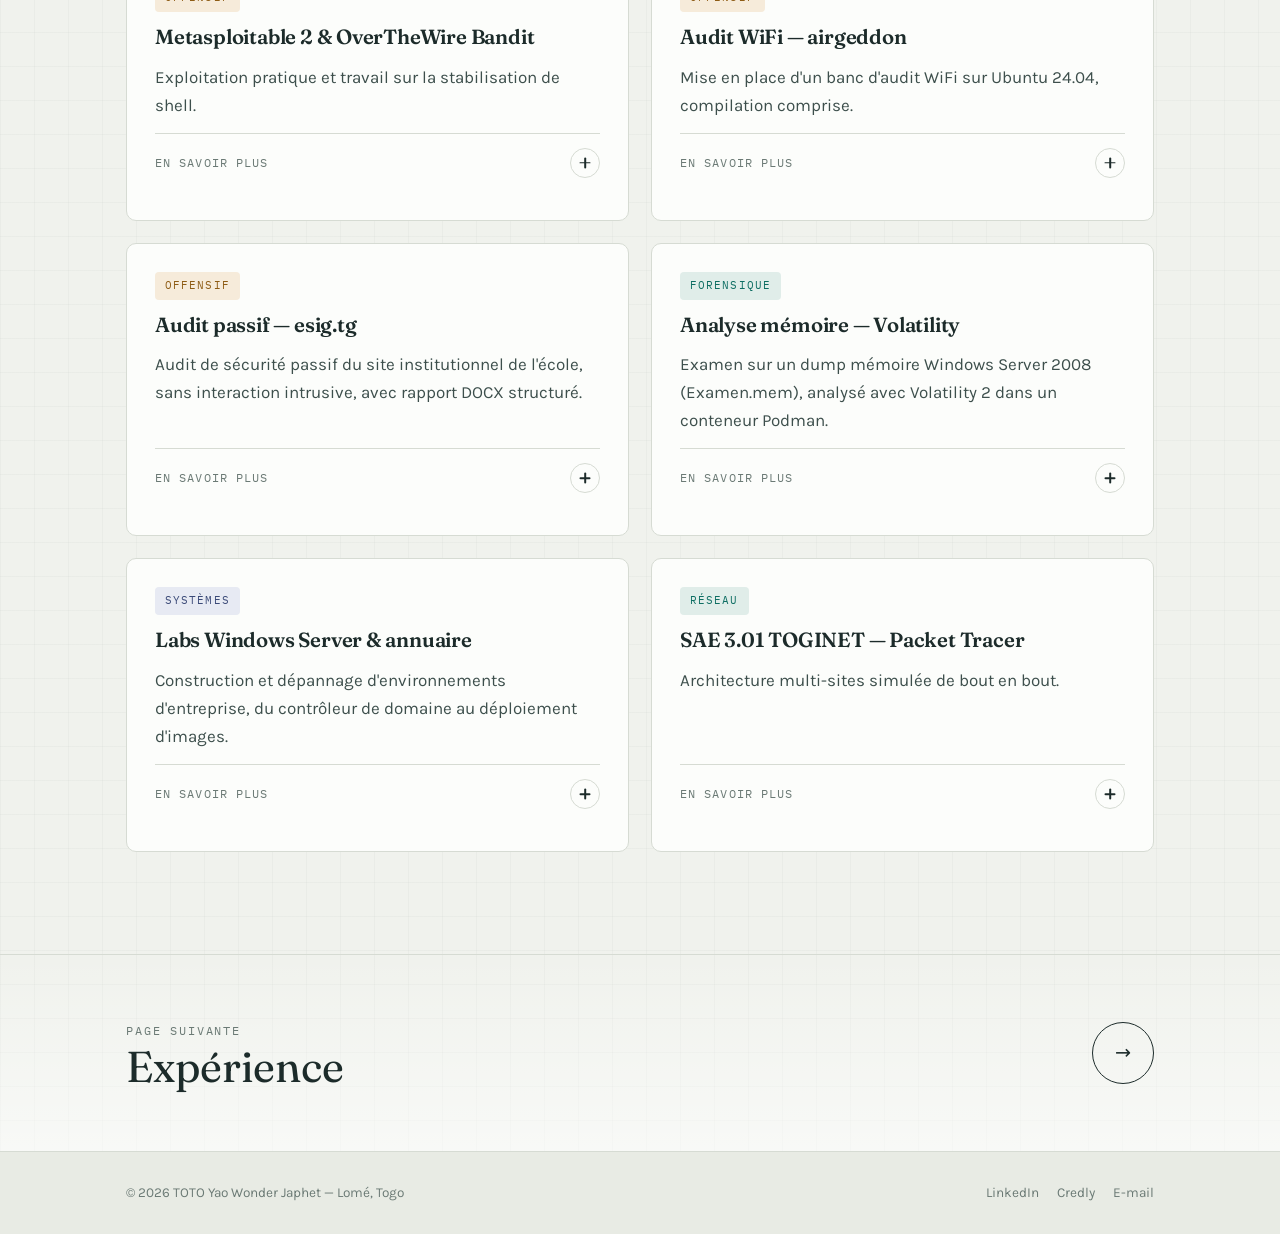
<file: projets.html>
<!DOCTYPE html>
<html lang="fr">
<head>
<meta charset="utf-8">
<meta name="viewport" content="width=device-width, initial-scale=1">
<title>Projets — TOTO Yao Wonder Japhet</title>
<meta name="description" content="Stack SOC sur Proxmox, VPN IPSec site-à-site, proxy Squid transparent, purple team lab, analyse mémoire Volatility.">
<link rel="preconnect" href="https://fonts.googleapis.com">
<link rel="preconnect" href="https://fonts.gstatic.com" crossorigin>
<link href="https://fonts.googleapis.com/css2?family=Fraunces:opsz,wght@9..144,500;9..144,600;9..144,700&family=Karla:wght@400;500;600;700&family=IBM+Plex+Mono:wght@400;500&display=swap" rel="stylesheet">
<link rel="icon" href="data:image/svg+xml,<svg xmlns='http://www.w3.org/2000/svg' viewBox='0 0 32 32'><rect width='32' height='32' rx='8' fill='%231C2B2A'/><text x='16' y='21' font-family='monospace' font-size='13' font-weight='700' fill='%23F0F2ED' text-anchor='middle'>TY</text></svg>">
<meta property="og:type" content="website">
<meta property="og:title" content="Projets — TOTO Yao Wonder Japhet">
<meta property="og:description" content="Stack SOC sur Proxmox, VPN IPSec site-à-site, proxy Squid transparent, purple team lab, analyse mémoire Volatility.">
<meta property="og:locale" content="fr_FR">
<link rel="stylesheet" href="assets/css/style.css">
</head>
<body>
<div class="progress" aria-hidden="true"></div>

<div class="cursor" aria-hidden="true"><span class="cursor__dot"></span><span class="cursor__ring"></span></div>

<a class="float-avatar" data-cursor="Accueil" href="index.html" aria-label="Revenir à l'accueil">
  <img src="assets/img/photo.png" alt="TOTO Yao Wonder Japhet" width="140" height="140">
  <span class="float-avatar__tip" aria-hidden="true">Japhet</span>
</a>
<a class="skip" href="#main">Aller au contenu</a>

<header class="site-header">
  <div class="wrap">
    <nav class="nav" aria-label="Navigation principale">
      <a class="brand" href="index.html">
        <span class="brand__mark" aria-hidden="true">TY</span>
        <span>TOTO Yao Wonder Japhet<span class="brand__sub">Réseaux &amp; Cybersécurité</span></span>
      </a>
      <button class="nav__toggle" aria-expanded="false" aria-controls="menu" aria-label="Ouvrir le menu"><span></span></button>
      <ul class="nav__links" id="menu">
        <li><a href="index.html">Accueil</a></li>
        <li><a href="apropos.html">À propos</a></li>
        <li><a href="competences.html">Compétences</a></li>
        <li><a href="projets.html">Projets</a></li>
        <li><a href="experience.html">Expérience</a></li>
        <li><a href="contact.html">Me contacter</a></li>
      </ul>
    </nav>
  </div>
</header>

<main id="main">

  <section class="section section--tight">
    <div class="wrap">
      <div class="section-head reveal" style="max-width:74ch">
        <p class="eyebrow">Projets</p>
        <h1 style="margin:1rem 0 1.1rem; font-size:clamp(2.1rem,4.4vw,3.3rem)">Douze projets. Tous ont vraiment tourné.</h1>
        <p class="lead">Certains viennent des cours, d'autres de mon homelab. Filtre par domaine si tu cherches quelque chose de précis.</p>
      </div>
    </div>
  </section>

  <section class="section" style="padding-top:0">
    <div class="wrap">
      <div class="filters reveal" role="group" aria-label="Filtrer les projets">
        <button class="filter is-active" data-filter="tous" data-cursor="Filtrer">Tous</button>
        <button class="filter" data-filter="reseau" data-cursor="Filtrer">Réseau</button>
        <button class="filter" data-filter="soc" data-cursor="Filtrer">SOC / Blue Team</button>
        <button class="filter" data-filter="offensif" data-cursor="Filtrer">Offensif</button>
        <button class="filter" data-filter="forensics" data-cursor="Filtrer">Forensique</button>
        <button class="filter" data-filter="systemes" data-cursor="Filtrer">Systèmes</button>
      </div>
      <p class="mono reveal" style="font-size:.76rem; color:var(--muted); letter-spacing:.1em; margin-bottom:26px"><span id="project-count">12</span> PROJETS AFFICHÉS · CLIQUE SUR « EN SAVOIR PLUS » POUR LE DÉTAIL</p>

      <div class="grid grid--2">

        <article class="project reveal" data-cat="soc" id="soc">
          <span class="project__tag" data-t="soc">SOC · Blue Team</span>
          <h3>Stack SOC complète sur homelab Proxmox</h3>
          <p>Mon plus gros chantier. Une chaîne de détection complète sur trois nœuds Proxmox reliés par Tailscale (10.2.0.0/22), qui tourne en continu depuis des mois.</p>
          <button class="acc__btn acc__btn--inline" aria-expanded="false" aria-controls="prj-1" data-cursor="Détails">
            <span class="acc__label">En savoir plus</span>
            <span class="acc__plus" aria-hidden="true"></span>
          </button>
          <div class="acc__panel" id="prj-1">
            <ul><li>Wazuh all-in-one, agent sur le poste Windows 11 « WONDER », FIM ciblé</li><li>Suricata en mode IDS (AF-PACKET) avec les règles Emerging Threats</li><li>Graylog (MongoDB + Elasticsearch), logs eve.json acheminés par Filebeat</li><li>TheHive 5 + Cortex 3 en Docker : gestion de cas et enrichissement VirusTotal</li><li>Honeypot T-Pot (~35 conteneurs) sur Debian, supervision Prometheus / Grafana</li></ul>
          </div>
        </article>
        <article class="project reveal" data-cat="reseau">
          <span class="project__tag" data-t="reseau">Réseau</span>
          <h3>VPN IPSec site-à-site (SAE)</h3>
          <p>Interconnexion de deux sites, HQ et BRANCH, par un tunnel IPSec entre un routeur Cisco 7200 et un firewall ASA.</p>
          <button class="acc__btn acc__btn--inline" aria-expanded="false" aria-controls="prj-2" data-cursor="Détails">
            <span class="acc__label">En savoir plus</span>
            <span class="acc__plus" aria-hidden="true"></span>
          </button>
          <div class="acc__panel" id="prj-2">
            <ul><li>Négociation IKE phase 1 (ISAKMP) et phase 2 (IPSec SA) : AES, SHA, Diffie-Hellman</li><li>Configuration ISAKMP policy, transform-set, crypto map, ACL de chiffrement</li><li>Vérification par show crypto isakmp sa et debug crypto isakmp</li><li>Réalisé seul, puis utilisé comme référence par le groupe</li></ul>
          </div>
        </article>
        <article class="project reveal" data-cat="reseau">
          <span class="project__tag" data-t="reseau">Réseau</span>
          <h3>Proxy Squid transparent sur pfSense</h3>
          <p>Semaine de professionnalisation. J'étais chef d'équipe, ce qui voulait surtout dire : le faire, puis l'expliquer.</p>
          <button class="acc__btn acc__btn--inline" aria-expanded="false" aria-controls="prj-3" data-cursor="Détails">
            <span class="acc__label">En savoir plus</span>
            <span class="acc__plus" aria-hidden="true"></span>
          </button>
          <div class="acc__panel" id="prj-3">
            <ul><li>SSL Bumping via un certificat d'autorité personnalisé</li><li>ACLs Squid : filtrage par URL, domaine et catégorie</li><li>Intégration aux règles NAT de pfSense</li><li>Réalisé seul en 3 jours, puis transmis à 4 coéquipiers sur 2 semaines</li></ul>
          </div>
        </article>
        <article class="project reveal" data-cat="soc">
          <span class="project__tag" data-t="soc">SOC · Blue Team</span>
          <h3>Purple Team Lab</h3>
          <p>Kali attaque, Debian encaisse, Wazuh doit voir passer quelque chose. Si l'alerte ne tombe pas, la règle ne vaut rien.</p>
          <button class="acc__btn acc__btn--inline" aria-expanded="false" aria-controls="prj-4" data-cursor="Détails">
            <span class="acc__label">En savoir plus</span>
            <span class="acc__plus" aria-hidden="true"></span>
          </button>
          <div class="acc__panel" id="prj-4">
            <ul><li>Brute-force Hydra, reverse shell, mise en place de persistance</li><li>Détection confirmée côté défense par le FIM de Wazuh</li><li>Boucle attaque → alerte → ajustement de règle</li></ul>
          </div>
        </article>
        <article class="project reveal" data-cat="reseau">
          <span class="project__tag" data-t="reseau">Réseau</span>
          <h3>SAE SI 401 — PNetLab, FortiGate &amp; Windows Server</h3>
          <p>Projet pratique complet en environnement PNetLab, du firewall à l'annuaire.</p>
          <button class="acc__btn acc__btn--inline" aria-expanded="false" aria-controls="prj-5" data-cursor="Détails">
            <span class="acc__label">En savoir plus</span>
            <span class="acc__plus" aria-hidden="true"></span>
          </button>
          <div class="acc__panel" id="prj-5">
            <ul><li>FortiGate : VLANs et policies de firewall</li><li>Windows Server 2012 R2 : AD DS, DNS, DHCP</li><li>Audit réseau par Nmap et procédures de sauvegarde</li><li>Rapport structuré rédigé sous Word</li></ul>
          </div>
        </article>
        <article class="project reveal" data-cat="offensif" id="offensif">
          <span class="project__tag" data-t="offensif">Offensif</span>
          <h3>Découverte du test d'intrusion (SAE)</h3>
          <p>Introduction à la méthodologie de pentest sur environnements dédiés et machines TryHackMe.</p>
          <button class="acc__btn acc__btn--inline" aria-expanded="false" aria-controls="prj-6" data-cursor="Détails">
            <span class="acc__label">En savoir plus</span>
            <span class="acc__plus" aria-hidden="true"></span>
          </button>
          <div class="acc__panel" id="prj-6">
            <ul><li>Reconnaissance passive et active, scan Nmap</li><li>Exploitation via Metasploit Framework, sessions Meterpreter</li><li>Rédaction d'un rapport de pentest structuré</li></ul>
          </div>
        </article>
        <article class="project reveal" data-cat="offensif">
          <span class="project__tag" data-t="offensif">Offensif</span>
          <h3>Metasploitable 2 &amp; OverTheWire Bandit</h3>
          <p>Exploitation pratique et travail sur la stabilisation de shell.</p>
          <button class="acc__btn acc__btn--inline" aria-expanded="false" aria-controls="prj-7" data-cursor="Détails">
            <span class="acc__label">En savoir plus</span>
            <span class="acc__plus" aria-hidden="true"></span>
          </button>
          <div class="acc__panel" id="prj-7">
            <ul><li>Exploitation de la backdoor vsftpd</li><li>Élévation de privilèges, reverse shell Python, stabilisation du shell</li><li>Progression sur les niveaux OverTheWire Bandit</li></ul>
          </div>
        </article>
        <article class="project reveal" data-cat="offensif">
          <span class="project__tag" data-t="offensif">Offensif</span>
          <h3>Audit WiFi — airgeddon</h3>
          <p>Mise en place d'un banc d'audit WiFi sur Ubuntu 24.04, compilation comprise.</p>
          <button class="acc__btn acc__btn--inline" aria-expanded="false" aria-controls="prj-8" data-cursor="Détails">
            <span class="acc__label">En savoir plus</span>
            <span class="acc__plus" aria-hidden="true"></span>
          </button>
          <div class="acc__panel" id="prj-8">
            <ul><li>Compilation de hostapd-wpe et hostapd-mana</li><li>beef-xss installé via rbenv / Ruby</li><li>asleap compilé avec un shim libxcrypt personnalisé</li></ul>
          </div>
        </article>
        <article class="project reveal" data-cat="offensif">
          <span class="project__tag" data-t="offensif">Offensif</span>
          <h3>Audit passif — esig.tg</h3>
          <p>Audit de sécurité passif du site institutionnel de l'école, sans interaction intrusive, avec rapport DOCX structuré.</p>
          <button class="acc__btn acc__btn--inline" aria-expanded="false" aria-controls="prj-9" data-cursor="Détails">
            <span class="acc__label">En savoir plus</span>
            <span class="acc__plus" aria-hidden="true"></span>
          </button>
          <div class="acc__panel" id="prj-9">
            <ul><li>Divulgation d'informations et en-têtes HTTP de sécurité manquants</li><li>Exposition de l'installation WordPress</li><li>Recommandations classées par criticité</li></ul>
          </div>
        </article>
        <article class="project reveal" data-cat="forensics">
          <span class="project__tag" data-t="forensics">Forensique</span>
          <h3>Analyse mémoire — Volatility</h3>
          <p>Examen sur un dump mémoire Windows Server 2008 (Examen.mem), analysé avec Volatility 2 dans un conteneur Podman.</p>
          <button class="acc__btn acc__btn--inline" aria-expanded="false" aria-controls="prj-10" data-cursor="Détails">
            <span class="acc__label">En savoir plus</span>
            <span class="acc__plus" aria-hidden="true"></span>
          </button>
          <div class="acc__panel" id="prj-10">
            <ul><li>Listage des processus (pslist) et corrélation</li><li>Identification du processus suspect ftpbasicsvr.exe</li><li>Rédaction des sections d'un rapport forensique</li></ul>
          </div>
        </article>
        <article class="project reveal" data-cat="systemes">
          <span class="project__tag" data-t="systemes">Systèmes</span>
          <h3>Labs Windows Server &amp; annuaire</h3>
          <p>Construction et dépannage d'environnements d'entreprise, du contrôleur de domaine au déploiement d'images.</p>
          <button class="acc__btn acc__btn--inline" aria-expanded="false" aria-controls="prj-11" data-cursor="Détails">
            <span class="acc__label">En savoir plus</span>
            <span class="acc__plus" aria-hidden="true"></span>
          </button>
          <div class="acc__panel" id="prj-11">
            <ul><li>AD DS, DHCP, GPO, WDS, WSUS sur les domaines esig.local et lab.local</li><li>OpenLDAP + Samba sur Ubuntu 22.04 pour l'authentification centralisée</li><li>Dépannage réel : Windows Hello, boot USB sur ThinkPad (Secure Boot, mot de passe Supervisor)</li></ul>
          </div>
        </article>
        <article class="project reveal" data-cat="reseau">
          <span class="project__tag" data-t="reseau">Réseau</span>
          <h3>SAE 3.01 TOGINET — Packet Tracer</h3>
          <p>Architecture multi-sites simulée de bout en bout.</p>
          <button class="acc__btn acc__btn--inline" aria-expanded="false" aria-controls="prj-12" data-cursor="Détails">
            <span class="acc__label">En savoir plus</span>
            <span class="acc__plus" aria-hidden="true"></span>
          </button>
          <div class="acc__panel" id="prj-12">
            <ul><li>VLANs et routage inter-VLAN</li><li>RIPv2 et routes statiques</li><li>Services centralisés DHCP, DNS et HTTP</li></ul>
          </div>
        </article>
      </div>
    </div>
  </section>

</main>

<section class="next">
  <div class="wrap">
    <a href="experience.html" data-cursor="Suivant">
      <div>
        <span class="next__label">Page suivante</span>
        <div><span class="next__title">Expérience</span></div>
      </div>
      <span class="next__circle" aria-hidden="true">→</span>
    </a>
  </div>
</section>

<footer class="site-footer">
  <div class="wrap site-footer__inner">
    <p>© <span id="year">2026</span> TOTO Yao Wonder Japhet — Lomé, Togo</p>
    <div class="site-footer__links">
      <a href="https://www.linkedin.com/in/yao-wonder-japjet-toto-9a17a6335" target="_blank" rel="noopener">LinkedIn</a>
      <a href="https://www.credly.com/users/yao-wonder-japhet-toto" target="_blank" rel="noopener">Credly</a>
      <a href="mailto:totowonder010@gmail.com">E-mail</a>
    </div>
  </div>
</footer>

<script src="assets/js/main.js" defer></script>
</body>
</html>
</file>
<file: assets/css/style.css>
/* =========================================================
   Portfolio — TOTO Yao Wonder Japhet
   Réseaux & Cybersécurité
   Direction : "Atelier réseau" — papier clair, encre profonde,
   accent teal + ocre. Pas de dark mode, pas de matrix.
   ========================================================= */

/* ---------- 1. Tokens ---------- */
:root {
  --paper:      #F0F2ED;
  --paper-warm: #E8EBE4;
  --surface:    #FCFDFB;
  --ink:        #1C2B2A;
  --ink-soft:   #3D4F4C;
  --muted:      #6B7A75;
  --accent:     #0E6E63;
  --accent-dim: #E0EDE9;
  --ocre:       #C68B3C;
  --ocre-dim:   #F6EBDA;
  --rule:       #D6DBD3;

  --font-display: "Fraunces", Georgia, serif;
  --font-body:    "Karla", system-ui, sans-serif;
  --font-mono:    "IBM Plex Mono", ui-monospace, monospace;

  --max: 1140px;
  --gut: clamp(20px, 5vw, 56px);

  --r-sm: 4px;
  --r-md: 10px;
  --r-lg: 18px;

  --shadow-1: 0 1px 2px rgba(28,43,42,.05), 0 4px 14px rgba(28,43,42,.05);
  --shadow-2: 0 8px 24px rgba(28,43,42,.09), 0 24px 60px rgba(28,43,42,.08);

  --ease: cubic-bezier(.22,.61,.36,1);
}

/* ---------- 2. Reset ---------- */
*, *::before, *::after { box-sizing: border-box; }
* { margin: 0; }

html { scroll-behavior: smooth; -webkit-text-size-adjust: 100%; }

body {
  font-family: var(--font-body);
  font-size: 17px;
  line-height: 1.65;
  color: var(--ink-soft);
  background: var(--paper);
  background-image:
    linear-gradient(rgba(28,43,42,.028) 1px, transparent 1px),
    linear-gradient(90deg, rgba(28,43,42,.028) 1px, transparent 1px);
  background-size: 34px 34px;
  -webkit-font-smoothing: antialiased;
  overflow-x: hidden;
}

img, svg { display: block; max-width: 100%; }
a { color: inherit; }
button { font: inherit; color: inherit; }

::selection { background: var(--accent); color: #fff; }

:focus-visible {
  outline: 2px solid var(--accent);
  outline-offset: 3px;
  border-radius: var(--r-sm);
}

/* ---------- 3. Typographie ---------- */
h1, h2, h3, h4 {
  font-family: var(--font-display);
  color: var(--ink);
  font-weight: 600;
  line-height: 1.1;
  letter-spacing: -.015em;
  font-variation-settings: "SOFT" 20, "WONK" 1;
}

h1 { font-size: clamp(2.4rem, 5.4vw, 4.1rem); }
h2 { font-size: clamp(1.8rem, 3.6vw, 2.7rem); }
h3 { font-size: 1.28rem; letter-spacing: -.01em; }

p + p { margin-top: 1em; }

.lead {
  font-size: clamp(1.05rem, 1.6vw, 1.24rem);
  color: var(--ink-soft);
  max-width: 62ch;
}

.eyebrow {
  font-family: var(--font-mono);
  font-size: .74rem;
  letter-spacing: .18em;
  text-transform: uppercase;
  color: var(--accent);
  display: inline-flex;
  align-items: center;
  gap: .6em;
}
.eyebrow::before {
  content: "";
  width: 22px; height: 1px;
  background: var(--accent);
}

.mono { font-family: var(--font-mono); }

/* ---------- 4. Layout ---------- */
.wrap {
  width: 100%;
  max-width: var(--max);
  margin-inline: auto;
  padding-inline: var(--gut);
}

.section { padding-block: clamp(56px, 8vw, 104px); }
.section--tight { padding-block: clamp(40px, 5vw, 64px); }
.section-head { max-width: 68ch; margin-bottom: clamp(28px, 4vw, 48px); }
.section-head h2 { margin: .5rem 0 .8rem; }

.grid { display: grid; gap: 22px; }
@media (min-width: 720px) {
  .grid--2 { grid-template-columns: repeat(2, 1fr); }
  .grid--3 { grid-template-columns: repeat(3, 1fr); }
}
@media (min-width: 980px) {
  .grid--3 { grid-template-columns: repeat(3, 1fr); }
}

/* ---------- 5. En-tête / navigation ---------- */
.site-header {
  position: sticky;
  top: 0;
  z-index: 60;
  background: rgba(240, 242, 237, .82);
  backdrop-filter: saturate(140%) blur(10px);
  border-bottom: 1px solid transparent;
  transition: border-color .3s var(--ease), background .3s var(--ease);
}
.site-header.is-stuck {
  border-bottom-color: var(--rule);
  background: rgba(240, 242, 237, .94);
}

.nav {
  display: flex;
  align-items: center;
  justify-content: space-between;
  gap: 20px;
  min-height: 74px;
}

.brand {
  display: inline-flex;
  align-items: center;
  gap: 11px;
  text-decoration: none;
  font-family: var(--font-display);
  font-weight: 600;
  color: var(--ink);
  font-size: 1.02rem;
  letter-spacing: -.01em;
}
.brand__mark {
  width: 34px; height: 34px;
  flex: none;
  border-radius: 9px;
  background: var(--ink);
  color: var(--paper);
  display: grid; place-items: center;
  font-family: var(--font-mono);
  font-size: .72rem;
  letter-spacing: .02em;
  transition: transform .5s var(--ease), background .3s var(--ease);
}
.brand:hover .brand__mark { transform: rotate(-8deg) scale(1.06); background: var(--accent); }
.brand__sub { display: block; font-family: var(--font-mono); font-size: .66rem; letter-spacing: .12em; text-transform: uppercase; color: var(--muted); font-weight: 400; }

.nav__links {
  display: flex;
  align-items: center;
  gap: 4px;
  list-style: none;
  padding: 0;
}
.nav__links a {
  display: block;
  padding: 9px 13px;
  border-radius: 999px;
  text-decoration: none;
  font-size: .93rem;
  font-weight: 500;
  color: var(--ink-soft);
  position: relative;
  transition: color .25s var(--ease), background .25s var(--ease);
}
.nav__links a:hover { color: var(--ink); background: rgba(255,255,255,.7); }
.nav__links a[aria-current="page"] { color: var(--accent); background: var(--accent-dim); }

.nav__toggle {
  display: none;
  width: 44px; height: 44px;
  border: 1px solid var(--rule);
  background: var(--surface);
  border-radius: 10px;
  cursor: pointer;
  position: relative;
}
.nav__toggle span, .nav__toggle span::before, .nav__toggle span::after {
  content: "";
  position: absolute;
  left: 50%; translate: -50% 0;
  width: 18px; height: 1.8px;
  background: var(--ink);
  border-radius: 2px;
  transition: transform .35s var(--ease), opacity .2s;
}
.nav__toggle span { top: 50%; margin-top: -.9px; }
.nav__toggle span::before { top: -6px; left: 0; translate: 0 0; }
.nav__toggle span::after  { top: 6px;  left: 0; translate: 0 0; }
.nav__toggle[aria-expanded="true"] span { transform: rotate(45deg); }
.nav__toggle[aria-expanded="true"] span::before { transform: rotate(-90deg) translate(6px, 0); }
.nav__toggle[aria-expanded="true"] span::after  { opacity: 0; }

@media (max-width: 900px) {
  .nav__toggle { display: block; }
  .nav__links {
    position: absolute;
    top: 100%; left: var(--gut); right: var(--gut);
    flex-direction: column;
    align-items: stretch;
    gap: 2px;
    background: var(--surface);
    border: 1px solid var(--rule);
    border-radius: var(--r-md);
    padding: 10px;
    box-shadow: var(--shadow-2);
    opacity: 0;
    transform: translateY(-8px);
    pointer-events: none;
    transition: opacity .25s var(--ease), transform .25s var(--ease);
  }
  .nav__links.is-open { opacity: 1; transform: none; pointer-events: auto; }
  .nav__links a { padding: 12px 14px; border-radius: 8px; }
}

/* ---------- 6. Boutons ---------- */
.btn {
  --bg: var(--ink);
  --fg: var(--paper);
  display: inline-flex;
  align-items: center;
  gap: .6em;
  padding: 13px 22px;
  border-radius: 999px;
  border: 1px solid transparent;
  background: var(--bg);
  color: var(--fg);
  text-decoration: none;
  font-weight: 600;
  font-size: .94rem;
  cursor: pointer;
  position: relative;
  overflow: hidden;
  isolation: isolate;
  transition: transform .3s var(--ease), box-shadow .3s var(--ease), color .3s var(--ease);
}
.btn::after {
  content: "";
  position: absolute; inset: 0;
  background: var(--accent);
  transform: scaleX(0);
  transform-origin: right;
  transition: transform .45s var(--ease);
  z-index: -1;
}
.btn:hover { transform: translateY(-2px); box-shadow: var(--shadow-2); }
.btn:hover::after { transform: scaleX(1); transform-origin: left; }
.btn:active { transform: translateY(0); }

.btn--ghost {
  --bg: transparent;
  --fg: var(--ink);
  border-color: var(--ink);
}
.btn--ghost:hover { color: var(--paper); }

.btn__arrow { transition: transform .35s var(--ease); }
.btn:hover .btn__arrow { transform: translateX(4px); }

/* ---------- 7. Hero ---------- */
.hero { position: relative; padding-block: clamp(40px, 6vw, 82px) clamp(48px, 7vw, 96px); }
.hero__grid {
  display: grid;
  gap: clamp(32px, 5vw, 60px);
  align-items: center;
}
@media (min-width: 940px) {
  .hero__grid { grid-template-columns: 1.15fr .85fr; }
}

.hero h1 { margin: 1rem 0 1.2rem; }
.hero h1 em {
  font-style: normal;
  color: var(--accent);
  position: relative;
  white-space: nowrap;
}
.hero h1 em::after {
  content: "";
  position: absolute;
  left: 0; right: 0; bottom: .06em;
  height: .13em;
  background: var(--ocre);
  opacity: .45;
  transform-origin: left;
  animation: underline-in 1s var(--ease) .7s both;
}
@keyframes underline-in { from { transform: scaleX(0); } to { transform: scaleX(1); } }

.hero__actions { display: flex; flex-wrap: wrap; gap: 12px; margin-top: 30px; }

.hero__stats {
  display: flex;
  flex-wrap: wrap;
  gap: 0;
  margin-top: 44px;
  border-top: 1px solid var(--rule);
  padding-top: 22px;
}
.hero__stats div { padding-right: 34px; margin-right: 34px; border-right: 1px solid var(--rule); }
.hero__stats div:last-child { border-right: 0; padding-right: 0; margin-right: 0; }
.hero__stats b {
  display: block;
  font-family: var(--font-display);
  font-size: 1.85rem;
  color: var(--ink);
  line-height: 1;
}
.hero__stats span { font-family: var(--font-mono); font-size: .7rem; letter-spacing: .12em; text-transform: uppercase; color: var(--muted); }

/* --- Portrait flottant --- */
.portrait { position: relative; justify-self: center; width: min(360px, 84vw); }
.portrait__frame {
  position: absolute;
  inset: 18px -18px -18px 18px;
  border: 1.5px solid var(--accent);
  border-radius: var(--r-lg);
  opacity: .35;
}
.portrait__img {
  position: relative;
  aspect-ratio: 1 / 1;
  width: 100%;
  border-radius: var(--r-lg);
  overflow: hidden;
  background: var(--paper-warm);
  box-shadow: var(--shadow-2);
  animation: float 7s ease-in-out infinite;
}
.portrait__img img {
  width: 100%; height: 100%;
  object-fit: cover;
  object-position: center 18%;
  filter: saturate(1.02) contrast(1.03);
  transition: transform 1.2s var(--ease);
}
.portrait:hover .portrait__img img { transform: scale(1.05); }

@keyframes float {
  0%, 100% { transform: translateY(0); }
  50%      { transform: translateY(-14px); }
}

.portrait__badge {
  position: absolute;
  left: -14px; bottom: 26px;
  background: var(--surface);
  border: 1px solid var(--rule);
  border-radius: 999px;
  padding: 9px 16px 9px 12px;
  display: inline-flex;
  align-items: center;
  gap: 9px;
  box-shadow: var(--shadow-1);
  font-family: var(--font-mono);
  font-size: .74rem;
  color: var(--ink);
  animation: float 7s ease-in-out infinite .8s;
}
.dot {
  width: 8px; height: 8px;
  border-radius: 50%;
  background: var(--accent);
  position: relative;
  flex: none;
}
.dot::after {
  content: "";
  position: absolute; inset: 0;
  border-radius: 50%;
  background: var(--accent);
  animation: ping 2.2s var(--ease) infinite;
}
@keyframes ping {
  0%   { transform: scale(1); opacity: .6; }
  70%, 100% { transform: scale(3); opacity: 0; }
}

/* ---------- 8. Signature : le lien site-à-site ---------- */
.link-strip {
  border-top: 1px solid var(--rule);
  border-bottom: 1px solid var(--rule);
  background: linear-gradient(180deg, rgba(255,255,255,.5), rgba(255,255,255,0));
}
.link-strip__inner {
  display: flex;
  align-items: center;
  gap: 18px;
  padding-block: 26px;
  font-family: var(--font-mono);
  font-size: .78rem;
  color: var(--muted);
  overflow: hidden;
}
.node {
  display: inline-flex;
  align-items: center;
  gap: 8px;
  color: var(--ink);
  white-space: nowrap;
}
.node i {
  width: 9px; height: 9px;
  border: 1.5px solid var(--accent);
  border-radius: 2px;
  rotate: 45deg;
  flex: none;
}
.tunnel {
  flex: 1;
  height: 2px;
  position: relative;
  background-image: linear-gradient(90deg, var(--rule) 0 6px, transparent 6px 12px);
  background-size: 12px 2px;
  min-width: 60px;
}
.tunnel::after {
  content: "";
  position: absolute;
  top: -3px; left: 0;
  width: 8px; height: 8px;
  border-radius: 50%;
  background: var(--ocre);
  box-shadow: 0 0 0 4px var(--ocre-dim);
  animation: packet 3.4s var(--ease) infinite;
}
@keyframes packet {
  0%   { left: 0; opacity: 0; }
  10%  { opacity: 1; }
  90%  { opacity: 1; }
  100% { left: calc(100% - 8px); opacity: 0; }
}
.tunnel__label {
  position: absolute;
  top: -22px; left: 50%; translate: -50% 0;
  white-space: nowrap;
  font-size: .68rem;
  letter-spacing: .12em;
  text-transform: uppercase;
  color: var(--accent);
}
@media (max-width: 700px) { .link-strip__inner { font-size: .68rem; gap: 10px; } }

/* ---------- 9. Cartes ---------- */
.card {
  background: var(--surface);
  border: 1px solid var(--rule);
  border-radius: var(--r-md);
  padding: 26px;
  position: relative;
  transition: transform .4s var(--ease), box-shadow .4s var(--ease), border-color .4s var(--ease);
}
.card:hover { transform: translateY(-4px); box-shadow: var(--shadow-2); border-color: #C5CCC1; }
.card h3 { margin-bottom: .5rem; }
.card p { font-size: .95rem; }
.card__num {
  font-family: var(--font-mono);
  font-size: .72rem;
  color: var(--ocre);
  letter-spacing: .1em;
  display: block;
  margin-bottom: 14px;
}

.card--link { text-decoration: none; display: block; }
.card--link::after {
  content: "→";
  position: absolute;
  top: 22px; right: 24px;
  color: var(--muted);
  transition: transform .35s var(--ease), color .35s var(--ease);
}
.card--link:hover::after { transform: translate(4px, -4px); color: var(--accent); }

/* ---------- 10. Compétences ---------- */
.skill-group { border-top: 1px solid var(--rule); padding-top: 26px; margin-top: 26px; }
.skill-group:first-of-type { border-top: 0; margin-top: 0; padding-top: 0; }
.skill-group__head { display: flex; align-items: baseline; justify-content: space-between; gap: 16px; flex-wrap: wrap; }
.skill-group__head span { font-family: var(--font-mono); font-size: .72rem; color: var(--muted); letter-spacing: .1em; }

.chips { display: flex; flex-wrap: wrap; gap: 9px; margin-top: 18px; padding: 0; list-style: none; }
.chip {
  font-family: var(--font-mono);
  font-size: .78rem;
  padding: 7px 13px;
  border-radius: 999px;
  background: var(--surface);
  border: 1px solid var(--rule);
  color: var(--ink-soft);
  cursor: default;
  transition: transform .25s var(--ease), border-color .25s var(--ease), color .25s var(--ease), background .25s var(--ease);
}
.chip:hover { transform: translateY(-2px); border-color: var(--accent); color: var(--accent); background: var(--accent-dim); }

.meter { margin-top: 20px; }
.meter__row { margin-bottom: 16px; }
.meter__label { display: flex; justify-content: space-between; font-size: .88rem; margin-bottom: 7px; }
.meter__label b { font-weight: 600; color: var(--ink); }
.meter__label span { font-family: var(--font-mono); font-size: .74rem; color: var(--muted); }
.meter__track { height: 6px; background: var(--paper-warm); border-radius: 999px; overflow: hidden; }
.meter__fill {
  height: 100%;
  width: 0;
  border-radius: 999px;
  background: linear-gradient(90deg, var(--accent), #2A9384);
  transition: width 1.2s var(--ease);
}

/* ---------- 11. Projets ---------- */
.filters { display: flex; flex-wrap: wrap; gap: 8px; margin-bottom: 32px; }
.filter {
  border: 1px solid var(--rule);
  background: transparent;
  border-radius: 999px;
  padding: 8px 16px;
  font-size: .85rem;
  font-weight: 500;
  cursor: pointer;
  transition: all .25s var(--ease);
}
.filter:hover { border-color: var(--ink); }
.filter.is-active { background: var(--ink); color: var(--paper); border-color: var(--ink); }

.project {
  background: var(--surface);
  border: 1px solid var(--rule);
  border-radius: var(--r-md);
  padding: 28px;
  display: flex;
  flex-direction: column;
  gap: 14px;
  transition: transform .4s var(--ease), box-shadow .4s var(--ease), opacity .3s, border-color .3s;
}
.project:hover { transform: translateY(-4px); box-shadow: var(--shadow-2); }
.project.is-hidden { display: none; }
.project__tag {
  align-self: flex-start;
  font-family: var(--font-mono);
  font-size: .68rem;
  letter-spacing: .1em;
  text-transform: uppercase;
  padding: 5px 10px;
  border-radius: var(--r-sm);
  background: var(--accent-dim);
  color: var(--accent);
}
.project__tag[data-t="offensif"] { background: var(--ocre-dim); color: #8E5C15; }
.project__tag[data-t="systemes"] { background: #E7EAF3; color: #3B4A78; }
.project ul { margin: 0; padding-left: 18px; font-size: .93rem; }
.project li { margin-bottom: 5px; }
.project li::marker { color: var(--accent); }

/* ---------- 12. Timeline ---------- */
.timeline { position: relative; padding-left: 30px; }
.timeline::before {
  content: "";
  position: absolute;
  left: 5px; top: 6px; bottom: 6px;
  width: 1px;
  background: linear-gradient(180deg, var(--accent), var(--rule));
}
.tl-item { position: relative; padding-bottom: 40px; }
.tl-item::before {
  content: "";
  position: absolute;
  left: -30px; top: 7px;
  width: 11px; height: 11px;
  border-radius: 50%;
  background: var(--surface);
  border: 2px solid var(--accent);
  transition: transform .3s var(--ease), background .3s var(--ease);
}
.tl-item:hover::before { transform: scale(1.35); background: var(--accent); }
.tl-item time { font-family: var(--font-mono); font-size: .74rem; letter-spacing: .1em; color: var(--ocre); text-transform: uppercase; }
.tl-item h3 { margin: 6px 0 4px; }
.tl-item .place { font-size: .9rem; color: var(--muted); margin-bottom: 10px; }

/* ---------- 13. Contact ---------- */
.contact-grid { display: grid; gap: 34px; }
@media (min-width: 900px) { .contact-grid { grid-template-columns: .9fr 1.1fr; } }

.social {
  display: grid;
  gap: 10px;
  list-style: none;
  padding: 0;
  margin-top: 26px;
}
.social a {
  display: flex;
  align-items: center;
  gap: 14px;
  padding: 15px 18px;
  background: var(--surface);
  border: 1px solid var(--rule);
  border-radius: var(--r-md);
  text-decoration: none;
  color: var(--ink);
  font-weight: 500;
  font-size: .95rem;
  position: relative;
  overflow: hidden;
  transition: transform .3s var(--ease), border-color .3s var(--ease);
}
.social a::before {
  content: "";
  position: absolute; left: 0; top: 0; bottom: 0;
  width: 3px;
  background: var(--accent);
  transform: scaleY(0);
  transition: transform .35s var(--ease);
}
.social a:hover { transform: translateX(5px); border-color: #C5CCC1; }
.social a:hover::before { transform: scaleY(1); }
.social svg { width: 20px; height: 20px; flex: none; color: var(--accent); }
.social small { display: block; font-weight: 400; color: var(--muted); font-family: var(--font-mono); font-size: .72rem; }
.social .ext { margin-left: auto; color: var(--muted); font-size: .9rem; transition: transform .3s var(--ease); }
.social a:hover .ext { transform: translate(3px, -3px); }

.form { background: var(--surface); border: 1px solid var(--rule); border-radius: var(--r-md); padding: clamp(22px, 3vw, 34px); }
.field { margin-bottom: 18px; }
.field label { display: block; font-size: .85rem; font-weight: 600; color: var(--ink); margin-bottom: 7px; }
.field input, .field textarea {
  width: 100%;
  font: inherit;
  font-size: .95rem;
  padding: 12px 14px;
  border: 1px solid var(--rule);
  border-radius: 8px;
  background: var(--paper);
  color: var(--ink);
  transition: border-color .25s var(--ease), box-shadow .25s var(--ease), background .25s;
}
.field input:focus, .field textarea:focus {
  outline: none;
  border-color: var(--accent);
  background: #fff;
  box-shadow: 0 0 0 4px var(--accent-dim);
}
.field textarea { resize: vertical; min-height: 130px; }
.field .err { display: none; color: #A8412B; font-size: .8rem; margin-top: 6px; }
.field.is-invalid input, .field.is-invalid textarea { border-color: #A8412B; }
.field.is-invalid .err { display: block; }

.form__note { font-size: .82rem; color: var(--muted); margin-top: 14px; }

.copy-mail {
  display: inline-flex;
  align-items: center;
  gap: 8px;
  border: 1px dashed var(--rule);
  background: var(--surface);
  border-radius: 8px;
  padding: 10px 14px;
  font-family: var(--font-mono);
  font-size: .84rem;
  cursor: pointer;
  transition: border-color .25s, color .25s;
}
.copy-mail:hover { border-color: var(--accent); color: var(--accent); }

/* ---------- 14. Suite / pied de page ---------- */
.next {
  border-top: 1px solid var(--rule);
  background: linear-gradient(180deg, rgba(255,255,255,0), rgba(255,255,255,.55));
}
.next a {
  display: flex;
  align-items: center;
  justify-content: space-between;
  gap: 20px;
  padding-block: clamp(36px, 5vw, 60px);
  text-decoration: none;
  flex-wrap: wrap;
}
.next__label { font-family: var(--font-mono); font-size: .72rem; letter-spacing: .16em; text-transform: uppercase; color: var(--muted); }
.next__title {
  font-family: var(--font-display);
  font-size: clamp(1.7rem, 4vw, 2.7rem);
  color: var(--ink);
  line-height: 1.1;
  margin-top: 6px;
  background-image: linear-gradient(var(--accent), var(--accent));
  background-size: 0% 2px;
  background-repeat: no-repeat;
  background-position: 0 100%;
  transition: background-size .5s var(--ease), color .3s var(--ease);
  display: inline;
}
.next a:hover .next__title { background-size: 100% 2px; color: var(--accent); }
.next__circle {
  width: 62px; height: 62px;
  border-radius: 50%;
  border: 1px solid var(--ink);
  display: grid; place-items: center;
  font-size: 1.2rem;
  color: var(--ink);
  flex: none;
  transition: transform .4s var(--ease), background .4s var(--ease), color .4s var(--ease);
}
.next a:hover .next__circle { background: var(--ink); color: var(--paper); transform: translateX(6px) rotate(-45deg); }

.site-footer { border-top: 1px solid var(--rule); background: var(--paper-warm); }
.site-footer__inner {
  display: flex;
  flex-wrap: wrap;
  gap: 18px;
  justify-content: space-between;
  align-items: center;
  padding-block: 30px;
  font-size: .85rem;
  color: var(--muted);
}
.site-footer__links { display: flex; gap: 18px; flex-wrap: wrap; }
.site-footer a { text-decoration: none; transition: color .25s; }
.site-footer a:hover { color: var(--accent); }

/* ---------- 15. Révélation au scroll ---------- */
.reveal {
  opacity: 0;
  transform: translateY(22px);
  transition: opacity .7s var(--ease), transform .7s var(--ease);
  transition-delay: var(--d, 0ms);
}
.reveal.is-in { opacity: 1; transform: none; }

/* Séquence d'entrée du hero */
.rise { animation: rise .9s var(--ease) both; }
.rise:nth-child(1) { animation-delay: .05s; }
@keyframes rise { from { opacity: 0; transform: translateY(18px); } to { opacity: 1; transform: none; } }

/* Barre de progression de lecture */
.progress {
  position: fixed;
  top: 0; left: 0;
  height: 2px;
  width: 0;
  background: var(--accent);
  z-index: 100;
  transition: width .1s linear;
}

/* ---------- 16. Accessibilité ---------- */
.skip {
  position: absolute;
  left: -9999px;
  top: 8px;
  background: var(--ink);
  color: var(--paper);
  padding: 10px 16px;
  border-radius: 8px;
  z-index: 200;
}
.skip:focus { left: 16px; }

.sr { position: absolute; width: 1px; height: 1px; overflow: hidden; clip: rect(0 0 0 0); white-space: nowrap; }

@media (prefers-reduced-motion: reduce) {
  html { scroll-behavior: auto; }
  *, *::before, *::after {
    animation-duration: .001ms !important;
    animation-iteration-count: 1 !important;
    transition-duration: .001ms !important;
  }
  .reveal { opacity: 1; transform: none; }
}

/* Soulignement animé des liens de texte */
.link-u {
  text-decoration: none;
  background-image: linear-gradient(var(--accent), var(--accent));
  background-size: 100% 1px;
  background-repeat: no-repeat;
  background-position: 0 100%;
  color: var(--accent);
  transition: background-size .35s var(--ease);
}
.link-u:hover { background-size: 0% 1px; background-position: 100% 100%; }

/* États du formulaire */
.form.is-sent .field, .form.is-sent button { opacity: .45; pointer-events: none; }
.form__note.is-ok  { color: var(--accent); font-weight: 600; }
.form__note.is-ko  { color: #A8412B; font-weight: 600; }

#send-btn.is-loading { pointer-events: none; opacity: .8; }
#send-btn.is-loading .btn__arrow { animation: spin .8s linear infinite; }
@keyframes spin { to { transform: rotate(360deg); } }

/* =========================================================
   17. Avatar flottant (coin haut-droit, suit le scroll)
   ========================================================= */
.float-avatar {
  position: fixed;
  top: 96px;
  right: clamp(16px, 3vw, 40px);
  z-index: 55;

  width: 68px;
  height: 68px;
  border-radius: 50%;
  overflow: visible;

  display: grid;
  place-items: center;
  text-decoration: none;

  /* état de repos : caché, on l'amène au scroll */
  opacity: 0;
  transform: translateY(-12px) scale(.85);
  pointer-events: none;
  transition: opacity .5s var(--ease), transform .5s var(--ease);
}
.float-avatar.is-visible {
  opacity: 1;
  transform: none;
  pointer-events: auto;
  animation: avatar-float 6s ease-in-out 0.6s infinite;
}

.float-avatar img {
  width: 100%;
  height: 100%;
  border-radius: 50%;
  object-fit: cover;
  object-position: center 15%;
  background: var(--paper-warm);
  border: 3px solid var(--surface);
  box-shadow: 0 2px 6px rgba(28,43,42,.10), 0 12px 30px rgba(28,43,42,.16);
  transition: transform .45s var(--ease), box-shadow .45s var(--ease);
}

/* anneau qui pulse doucement */
.float-avatar::before {
  content: "";
  position: absolute;
  inset: -5px;
  border-radius: 50%;
  border: 1.5px solid var(--accent);
  opacity: 0;
  transform: scale(.9);
  transition: opacity .4s var(--ease), transform .4s var(--ease);
}
.float-avatar:hover::before,
.float-avatar:focus-visible::before { opacity: .55; transform: scale(1); }
.float-avatar:hover img { transform: scale(1.06); box-shadow: var(--shadow-2); }

/* étiquette au survol */
.float-avatar__tip {
  position: absolute;
  right: calc(100% + 12px);
  top: 50%;
  translate: 0 -50%;
  white-space: nowrap;
  background: var(--ink);
  color: var(--paper);
  font-family: var(--font-mono);
  font-size: .72rem;
  letter-spacing: .06em;
  padding: 6px 11px;
  border-radius: 6px;
  opacity: 0;
  transform: translateX(6px);
  pointer-events: none;
  transition: opacity .3s var(--ease), transform .3s var(--ease);
}
.float-avatar:hover .float-avatar__tip,
.float-avatar:focus-visible .float-avatar__tip { opacity: 1; transform: none; }

@keyframes avatar-float {
  0%, 100% { transform: translateY(0); }
  50%      { transform: translateY(-7px); }
}

@media (max-width: 900px) {
  .float-avatar { top: auto; bottom: 20px; right: 16px; width: 52px; height: 52px; }
  .float-avatar__tip { display: none; }
}

@media (prefers-reduced-motion: reduce) {
  .float-avatar.is-visible { animation: none; }
}

/* =========================================================
   18. Accordéons (projets, compétences, certifications)
   ========================================================= */
.acc__btn {
  display: flex;
  align-items: center;
  justify-content: space-between;
  gap: 16px;
  width: 100%;
  background: none;
  border: 0;
  padding: 0;
  text-align: left;
  cursor: pointer;
  color: inherit;
}
.acc__btn:hover .acc__plus { border-color: var(--accent); color: var(--accent); }
.acc__btn:hover h3 { color: var(--accent); }
.acc__btn h3 { transition: color .25s var(--ease); }

.acc__title { display: block; }
.acc__meta {
  display: block;
  margin-top: 5px;
  font-family: var(--font-mono);
  font-size: .72rem;
  letter-spacing: .08em;
  color: var(--muted);
}

/* Bouton en ligne, plus discret (dans une carte projet) */
.acc__btn--inline {
  margin-top: auto;
  padding-top: 14px;
  border-top: 1px solid var(--rule);
}
.acc__label {
  font-family: var(--font-mono);
  font-size: .76rem;
  letter-spacing: .09em;
  text-transform: uppercase;
  color: var(--muted);
  transition: color .25s var(--ease);
}
.acc__btn--inline:hover .acc__label { color: var(--accent); }
.acc__btn[aria-expanded="true"] .acc__label { color: var(--accent); }

/* Le « + » qui devient « − » */
.acc__plus {
  position: relative;
  flex: none;
  width: 30px; height: 30px;
  border: 1px solid var(--rule);
  border-radius: 50%;
  color: var(--ink);
  transition: border-color .3s var(--ease), background .3s var(--ease),
              color .3s var(--ease), transform .4s var(--ease);
}
.acc__plus::before, .acc__plus::after {
  content: "";
  position: absolute;
  top: 50%; left: 50%;
  translate: -50% -50%;
  background: currentColor;
  border-radius: 1px;
  transition: transform .4s var(--ease), opacity .3s var(--ease);
}
.acc__plus::before { width: 11px; height: 1.6px; }
.acc__plus::after  { width: 1.6px; height: 11px; }

.acc__btn[aria-expanded="true"] .acc__plus {
  background: var(--accent);
  border-color: var(--accent);
  color: #fff;
  transform: rotate(180deg);
}
.acc__btn[aria-expanded="true"] .acc__plus::after { transform: scaleY(0); opacity: 0; }

.acc__btn:focus-visible { outline: 2px solid var(--accent); outline-offset: 4px; border-radius: 6px; }

/* Le panneau qui se déplie */
.acc__panel {
  max-height: 0;
  overflow: hidden;
  opacity: 0;
  transition: max-height .5s var(--ease), opacity .35s var(--ease), margin-top .4s var(--ease);
  margin-top: 0;
}
.acc__panel.is-open { opacity: 1; margin-top: 14px; }
.acc__panel > ul { margin-bottom: 4px; }
.acc__panel .chips { margin-top: 0; }

/* Décalage d'apparition des puces à l'ouverture */
.acc__panel.is-open > ul > li,
.acc__panel.is-open .chip {
  animation: chip-in .4s var(--ease) both;
}
.acc__panel.is-open > ul > li:nth-child(2),  .acc__panel.is-open .chip:nth-child(2)  { animation-delay: .03s; }
.acc__panel.is-open > ul > li:nth-child(3),  .acc__panel.is-open .chip:nth-child(3)  { animation-delay: .06s; }
.acc__panel.is-open > ul > li:nth-child(4),  .acc__panel.is-open .chip:nth-child(4)  { animation-delay: .09s; }
.acc__panel.is-open > ul > li:nth-child(5),  .acc__panel.is-open .chip:nth-child(5)  { animation-delay: .12s; }
.acc__panel.is-open .chip:nth-child(n+6) { animation-delay: .15s; }
@keyframes chip-in { from { opacity: 0; transform: translateY(6px); } to { opacity: 1; transform: none; } }

/* La tête de groupe devient un bouton : on neutralise l'ancien style */
.skill-group__head.acc__btn { align-items: center; }
.skill-group .acc__panel .chips { padding-top: 4px; }

@media (prefers-reduced-motion: reduce) {
  .acc__panel { transition: none; }
  .acc__panel.is-open > ul > li, .acc__panel.is-open .chip { animation: none; }
}

/* =========================================================
   19. Curseur — point + anneau qui suit avec du retard
   ========================================================= */
.cursor { display: none; }

@media (pointer: fine) {
  .cursor { display: block; }

  .cursor__dot,
  .cursor__ring {
    position: fixed;
    top: 0; left: 0;
    z-index: 999;
    pointer-events: none;
    border-radius: 50%;
    will-change: transform;
  }

  .cursor__dot {
    width: 7px; height: 7px;
    margin: -3.5px 0 0 -3.5px;
    background: var(--ink);
    transition: transform .12s var(--ease), opacity .2s;
  }

  .cursor__ring {
    width: 34px; height: 34px;
    margin: -17px 0 0 -17px;
    border: 1.4px solid var(--ink);
    opacity: .35;
    transition: width .3s var(--ease), height .3s var(--ease),
                margin .3s var(--ease), opacity .3s var(--ease),
                background .3s var(--ease), border-color .3s var(--ease);
  }

  /* survol d'un élément cliquable */
  .cursor.is-hot .cursor__ring {
    width: 58px; height: 58px;
    margin: -29px 0 0 -29px;
    opacity: 1;
    border-color: var(--accent);
    background: rgba(14,110,99,.07);
  }
  .cursor.is-hot .cursor__dot { transform: scale(0); }

  /* survol d'un champ de saisie */
  .cursor.is-text .cursor__ring {
    width: 3px; height: 30px;
    margin: -15px 0 0 -1.5px;
    border-radius: 2px;
    opacity: .5;
  }
  .cursor.is-text .cursor__dot { transform: scale(0); }

  .cursor.is-out .cursor__dot,
  .cursor.is-out .cursor__ring { opacity: 0; }

  html.has-cursor, html.has-cursor * { cursor: none !important; }
}

@media (prefers-reduced-motion: reduce) { .cursor { display: none !important; } }

/* =========================================================
   20. Transition entre les pages
   ========================================================= */
body { opacity: 1; transition: opacity .28s var(--ease); }
body.is-leaving { opacity: 0; }

@media (prefers-reduced-motion: reduce) {
  body, body.is-leaving { opacity: 1; transition: none; }
}

/* =========================================================
   21. Impression
   ========================================================= */
@media print {
  .site-header, .next, .progress, .cursor, .float-avatar,
  .filters, .acc__plus, .link-strip, .portrait__badge { display: none !important; }
  body { background: #fff; color: #000; }
  .acc__panel { max-height: none !important; opacity: 1 !important; overflow: visible; }
  .card, .project, .form { border: 1px solid #ccc; box-shadow: none; break-inside: avoid; }
  a[href^="http"]::after { content: " (" attr(href) ")"; font-size: .7em; color: #555; }
  .reveal { opacity: 1 !important; transform: none !important; }
}
</file>
